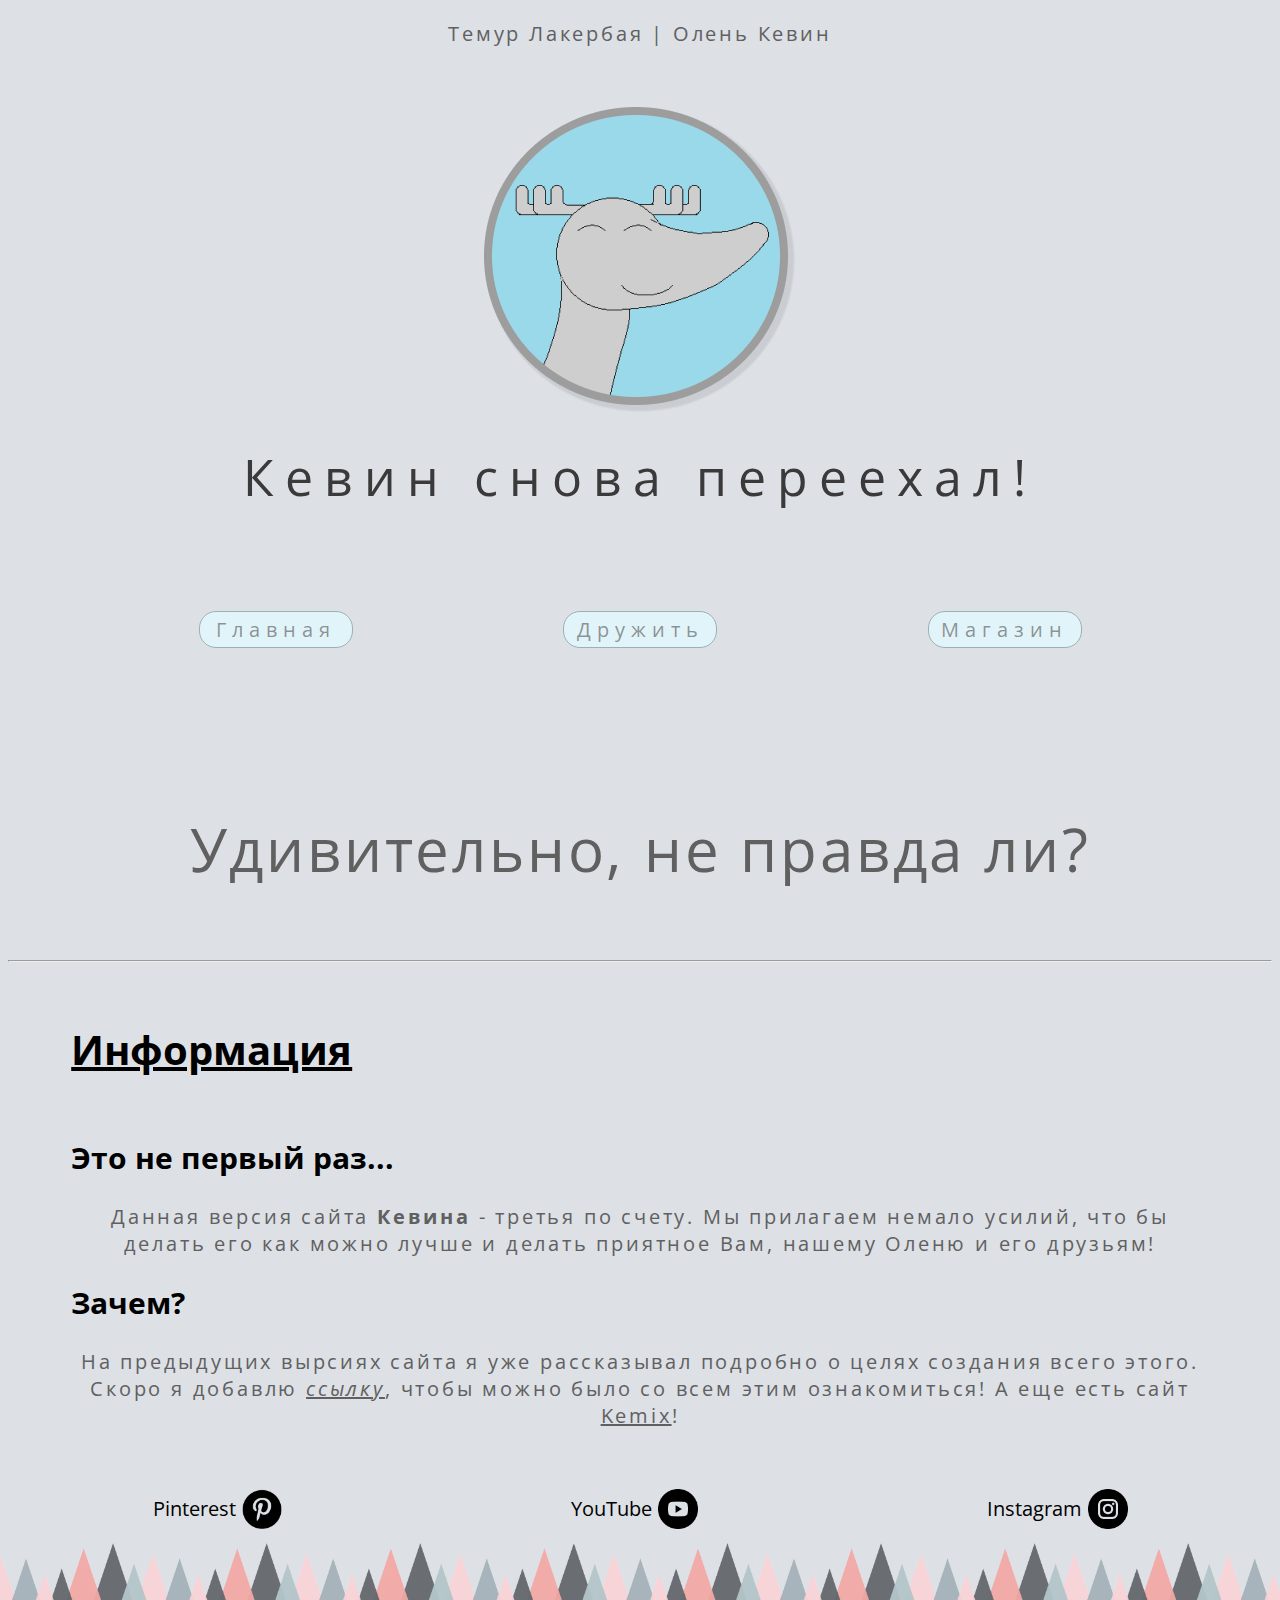
<file: index.html>
<!DOCTYPE html>
<html lang="en">
<head>
    <meta charset="UTF-8">
    <meta http-equiv="X-UA-Compatible" content="IE=edge">
    <meta name="viewport" content="width=device-width, initial-scale=1.0">
    <title>Кевин 3</title>
    <link rel="icon" href="./images/favicon.ico" type="image/x-icon">
    <link rel="stylesheet" href="./styles/indexstyle.css">
    <link rel="preconnect" href="https://fonts.googleapis.com">
    <link rel="preconnect" href="https://fonts.gstatic.com" crossorigin>
    <link href="https://fonts.googleapis.com/css2?family=Open+Sans:ital,wght@0,400;0,500;0,600;0,700;1,300;1,400;1,500;1,600;1,700;1,800&display=swap" rel="stylesheet">
    <style>
        @media only screen and (max-width: 500px) {
            footer {
                flex-direction: column;
                align-items: flex-end;
                gap: 0.5rem;
            }
        }
    </style>
</head>
    <body>
        
        <p>Темур Лакербая | Олень Кевин</p>

        
        <div class="main">
            <img src="./images/logo.png" alt="logo">
            
            <span>Кевин снова переехал!</span>
        </div>

        <nav>
            <ul>
                <li><a href="./main.html">Главная</a></li>
                <li><a href="./connect_us.html">Дружить</a></li>
                <li><a href="./shop.html">Магазин</a></li>
            </ul>
        </nav>

        <div class="running-line">
            <p>Удивительно, не правда ли?</p>
        </div>

        <hr>

        <div class="infoblock">
            <h1>Информация</h1>

            <h2>
                Это не первый раз...
            </h2>
            <p>
                Данная версия сайта <strong>Кевина</strong> - третья по счету. Мы прилагаем немало усилий, что бы 
                делать его как можно лучше и делать приятное Вам, нашему Оленю и его друзьям!
            </p>

            <h2>Зачем?</h2>

            <p>На предыдущих вырсиях сайта я уже рассказывал подробно о целях создания всего этого. Скоро я добавлю <a href="../КЕВИН 2.0/index.html"><em>ссылку</em></a>, чтобы можно было со всем этим ознакомиться!
                А еще есть сайт <a href="./new site/index.html">Kemix</a>!
            </p>
        </div>

        <footer>
            <div>
                <label for="pint">Pinterest</label>
                <img src="./images/media/pinterest.png" alt="" id="pint">
            </div>
            <div>
                <label for="yT">YouTube</label>
                <img src="./images/media/youtube.png" alt="" id="yT">
            </div>
            <div>
                <label for="inst">Instagram</label>
                <img src="./images/media/instagram.png" alt="" id="inst">
            </div>
        </footer>
    </body>
</html>
</file>
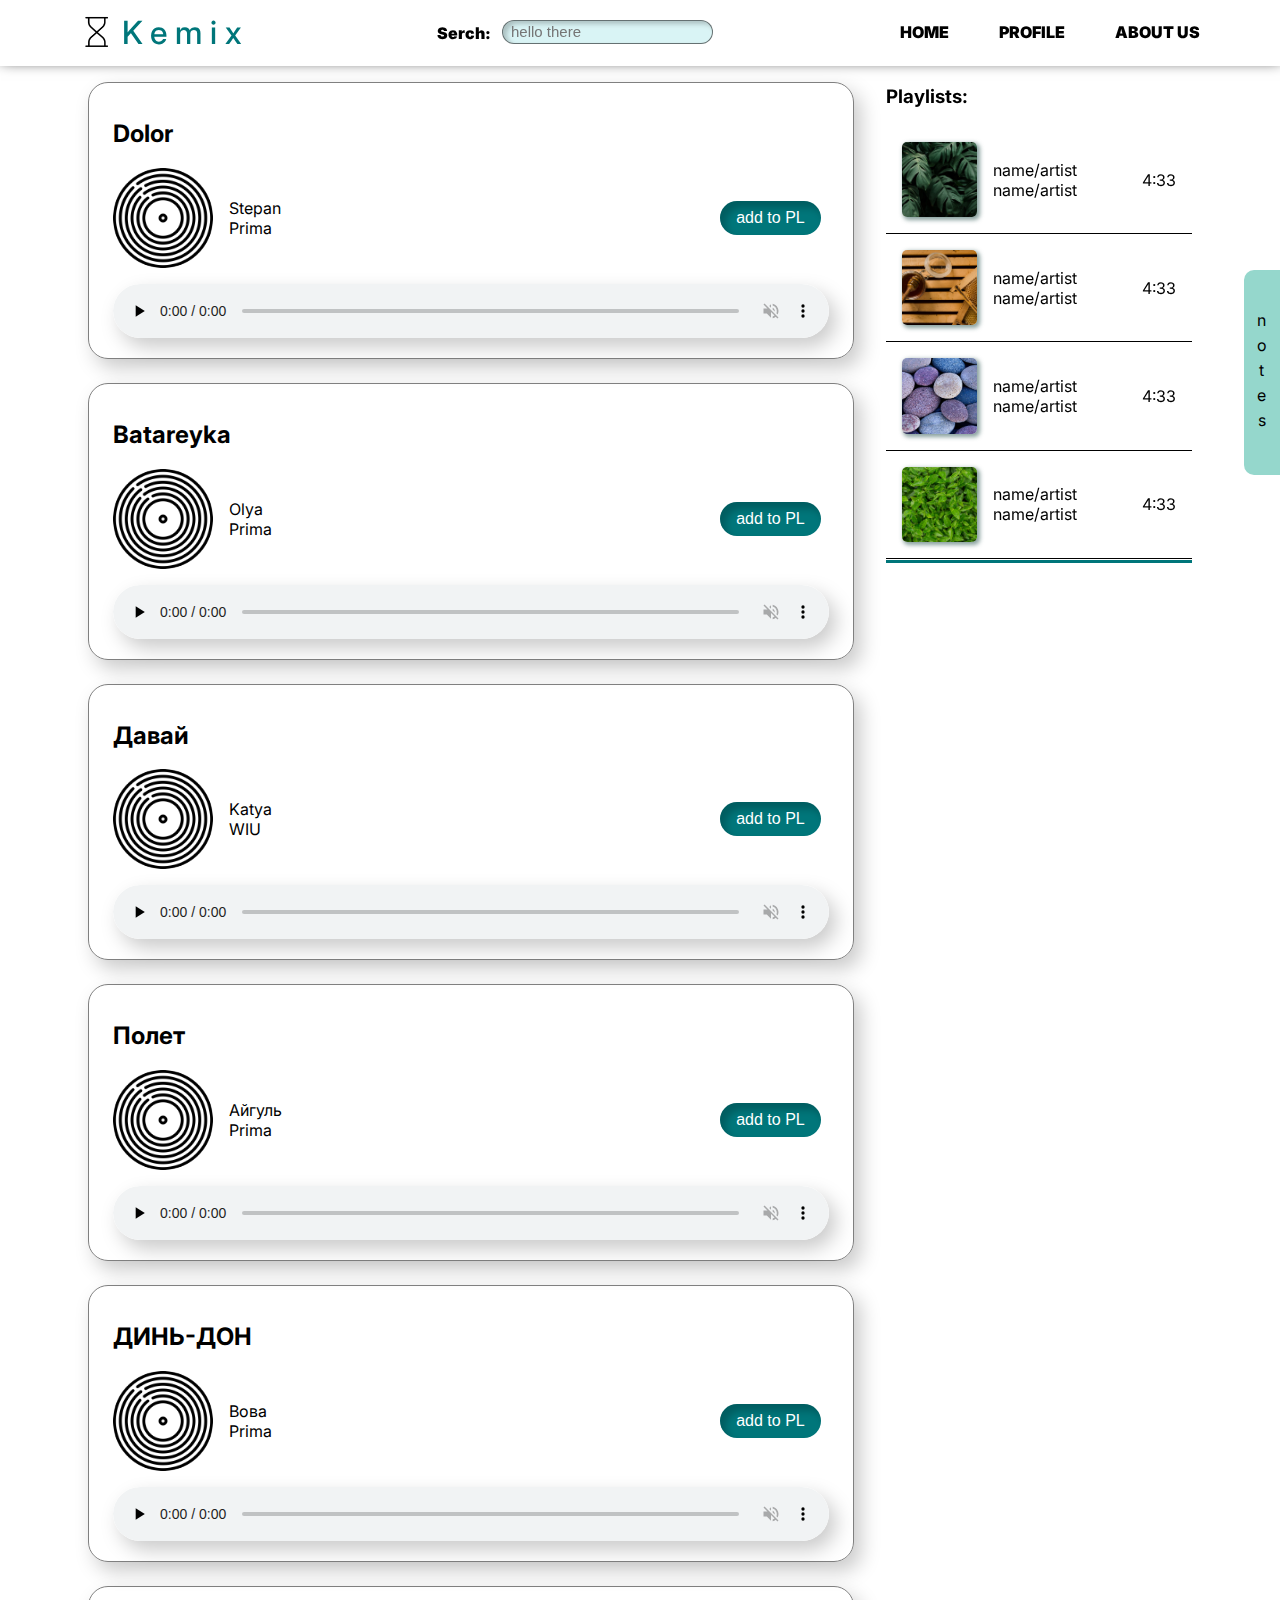
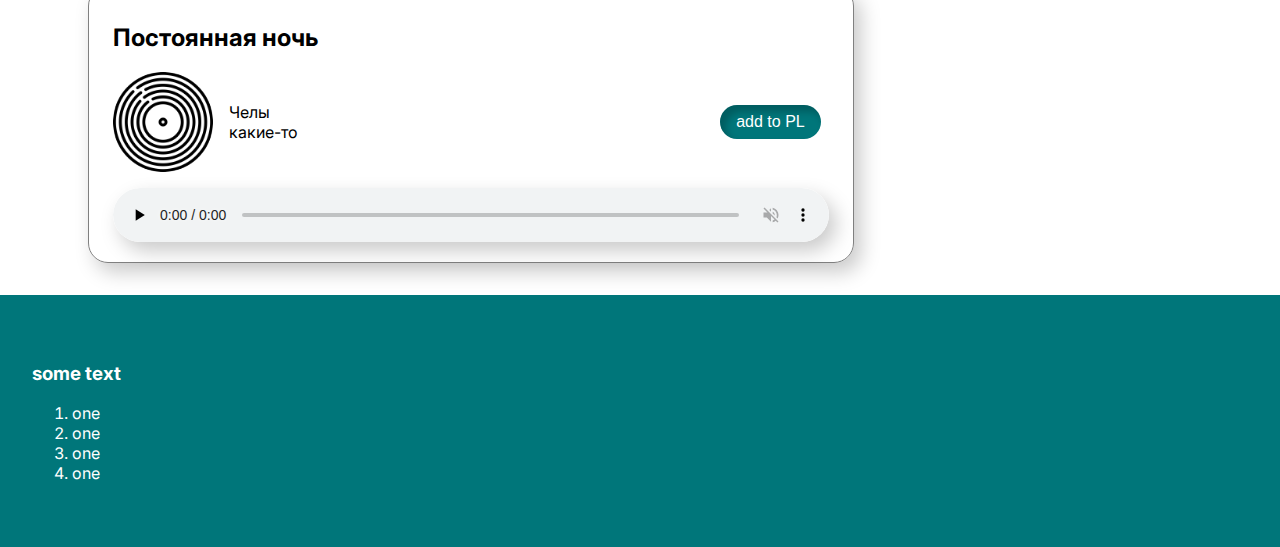
<file: new site/index.html>
<!DOCTYPE html>
<html lang="en">
<head>
    <meta charset="UTF-8">
    <meta http-equiv="X-UA-Compatible" content="IE=edge">
    <meta name="viewport" content="width=device-width, initial-scale=1.0">
    <title>Kemix</title>
    <link rel="stylesheet" href="./styles/main.css">
    <link rel="stylesheet" href="./styles/note.css">
    <link rel="preconnect" href="https://fonts.googleapis.com">
    <link rel="preconnect" href="https://fonts.gstatic.com" crossorigin>
    <link href="https://fonts.googleapis.com/css2?family=Inter:wght@100;200;300;400;500;600;700;800;900&display=swap" rel="stylesheet">
    <link rel="stylesheet" href="./styles/media.css">
    <link rel="stylesheet" href="./styles/mobile-menu.css">
</head>
<body>
    <header>
        <div style="display: flex;" id="logo">
            <img src="./img/sand-clock.png" class="logo" alt="Kemix-logo" >
            <a href="./index.html">
                <h1>Kemix</h1>
            </a>
        </div>
        <div class="serch">
            <label for="serch">Serch:</label>
            <input type="text" name="serch" id="serch" placeholder="hello there">
        </div>
        <ul class="nav-list">
            <a href="./index.html">
                <li>HOME</li>
            </a>
            <a href="./profile.html">
                <li>PROFILE</li>
            </a>
            <a href="./about.html">
                <li>ABOUT US</li>
            </a>
        </ul>
        <img src="./img/menu.png" class="menu-icon" alt="">
    </header>
    <div class="note-menu">
        <div class="note-pad">
            <textarea name="notes" id="notes" cols="30" rows="10" placeholder="This is some space for some things"></textarea>
        </div>
    </div>
   
    <main>

        <div class="container-general">
            <section class="song" id="Dolor">
                <h2>Dolor</h2>
                <div class="song-info">
                    
                    <span>
                        <img src="./img/lp.png" alt="">
                        Stepan<br>Prima
                    </span>
                </div>
                <audio src="./audio/Dolor (M7).mp3" controls muted preload="none"></audio>
            </section>
            <section class="song" id="Batareyka">
                <h2>Batareyka</h2>
                <div class="song-info">
                    
                    <span>
                        <img src="./img/lp.png" alt="">
                        Olya<br>Prima
                    </span>
                </div>
                <audio src="./audio/батарейка(M1).wav" controls muted preload="none"></audio>
            </section>
            <section class="song">
                <h2>Давай</h2>
                <div class="song-info">
                    
                    <span>
                        <img src="./img/lp.png" alt="">
                        Katya<br>WIU
                    </span>
                </div>
                <audio src="./audio/давай(M1).wav" controls muted preload="none"></audio>
            </section>
            <section class="song">
                <h2>Полет</h2>
                <div class="song-info">
                    
                    <span>
                        <img src="./img/lp.png" alt="">
                        Айгуль<br>Prima
                    </span>
                </div>
                <audio src="./audio/ПОЛЕТ(M1).wav" controls="controls" muted preload="none"></audio>
            </section>
            <section class="song">
                <h2>ДИНЬ-ДОН</h2>
                <div class="song-info">
                    
                    <span>
                        <img src="./img/lp.png" alt="">
                        Вова<br>Prima
                    </span>
                </div>
                <audio src="./audio/ДИНЬ-ДОН(M4).mp3" controls muted preload="none"></audio>
            </section>
            <section class="song" id="idk">
                <h2>Постоянная ночь</h2>
                <div class="song-info">
                    
                    <span>
                        <img src="./img/lp.png" alt="">
                        Челы<br>какие-то
                    </span>
                </div>
                <audio src="./audio/Постоянная ночь(M3).wav" controls muted preload="none"></audio>
            </section>
        </div>


        <div class="container-side">
            <h3>Playlists:</h3>

            <div class="playlist"> 
                <span>
                    <img src="./img/leaf.jpg" alt="">
                    name/artist <br>
                    name/artist
                </span>
                <p class="time">4:33</p>
            </div>

            <div class="playlist"> 
                <span>
                    <img src="./img/honey.jpg" alt="">
                    name/artist <br>
                    name/artist
                </span>
                <p class="time">4:33</p>
            </div>
            
            <div class="playlist"> 
                <span>
                    <img src="./img/stones.jpg" alt="">
                    name/artist <br>
                    name/artist
                </span>
                <p class="time">4:33</p>
            </div>
            
            <div class="playlist"> 
                <span>
                    <img src="./img/tea.jpg" alt="">
                    name/artist <br>
                    name/artist
                </span>
                <p class="time">4:33</p>
            </div>
            
        </div>
    </main>
    <footer>
        <h3>some text</h3>
        <ol>
            <li>one</li>
            <li>one</li>
            <li>one</li>
            <li>one</li>
        </ol>
    </footer>
    <script src="./scripts/notes.js"></script>
    <script src="./scripts/menu.js"></script>
    <script src="./scripts/script.js"></script>
    <script src="./scripts/btns.js"></script>
</body>
</html>
</file>
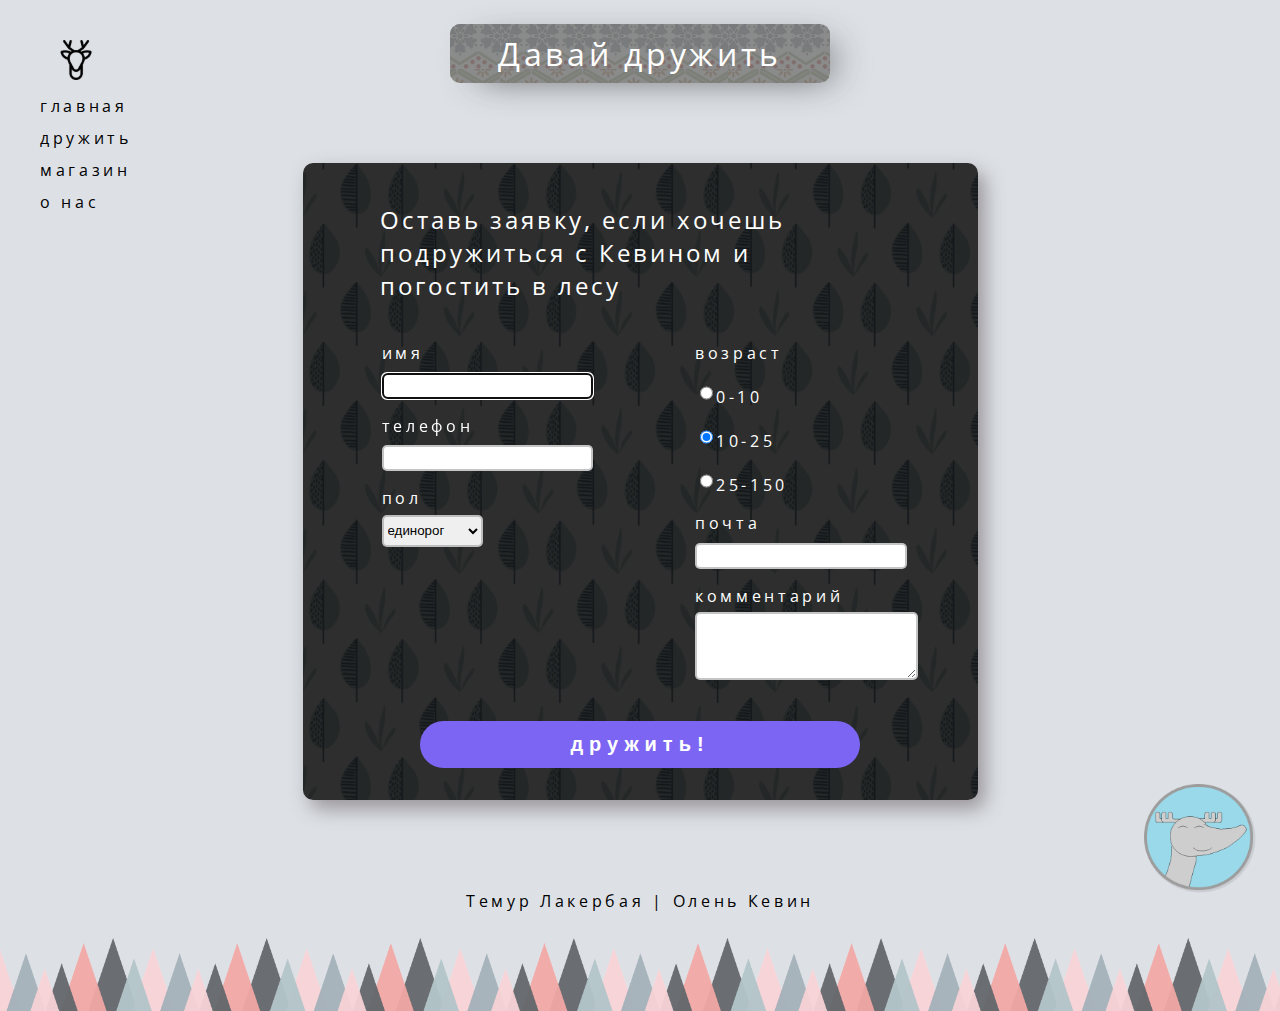
<file: connect_us.html>
<!DOCTYPE html>
<html lang="en">
<head>
    <meta charset="UTF-8">
    <meta http-equiv="X-UA-Compatible" content="IE=edge">
    <meta name="viewport" content="width=device-width, initial-scale=1.0">
    <title>Дружить</title>
    <link rel="icon" href="./images/favicon.ico" type="image/x-icon">
    <link rel="stylesheet" href="./styles/style.css">
    <link rel="stylesheet" href="./styles/fromstyle.css">
    <link rel="stylesheet" href="./styles/mediastyles.css">
    <link rel="preconnect" href="https://fonts.googleapis.com">
    <link rel="preconnect" href="https://fonts.gstatic.com" crossorigin>
    <link href="https://fonts.googleapis.com/css2?family=Open+Sans:ital,wght@0,400;0,500;0,600;0,700;1,300;1,400;1,500;1,600;1,700;1,800&display=swap" rel="stylesheet">
</head>
<body>
    <header>
       <nav>
        <ul>
            <li><img src="./images/deer.svg" alt="menu"></li>
            <li class="mooving"><a href="./main.html">главная</a></li>
            <li class="mooving"><a href="./connect_us.html">дружить</a></li>
            <li class="mooving"><a href="./shop.html">магазин</a></li>
            <li class="mooving"><a href="./index.html">о нас</a></li>
        </ul>
       </nav>

       <div class="headertext">
           <h1>Давай дружить</h1>
       </div>


       <div></div>
    </header>

    <div class="form">
        <form action=""  method="post">

            <div class="login-sign">
                <p>Оставь заявку, если хочешь подружиться с Кевином и погостить в лесу</p>
            </div>

            <div class="login-input">

                <div class="inputblock">

                    <div>
                        <label for="login-name">имя</label>
                        <input type="text" name="login-name" id="login-name" autofocus>
                    </div>

                    <div>
                        <label for="login-number">телефон</label>
                        <input type="tel" name="login-number" id="login-number">
                    </div>

                    <div>
                        <label for="login-gender">пол</label>
                        <select name="login-gender" id="login-gender">
                            <option value="male">парень</option>
                            <option value="female">девочка</option>
                            <option value="other">другое</option>
                            <option value="unicorn" selected>единорог</option>
                        </select>
                    </div>

                </div>

                <div class="inputblock">

                    <div>

                        <label>возраст</label>

                        <label for="age-small" class="age">
                            <input type="radio" name="login-age" id="age-small" value="0-10">0-10
                        </label>
                        <label for="age-medium" class="age">
                            <input type="radio" name="login-age" id="age-medium" value="10-25" checked>10-25
                        </label>
                        <label for="age-large" class="age">
                            <input type="radio" name="login-age" id="age-large" value="25-150">25-150
                        </label>

                    </div>
                
                    <div>
                        <label for="login-email">почта</label>
                        <input type="email" name="login-email" id="login-email">
                    </div>

                    <div>
                        <label for="login-comment">комментарий</label>
                        <textarea name="login-comment" id="login-comment" cols="25" rows="4"></textarea>
                    </div>

                </div>
            </div>
  
            <div class="button"><button>дружить!</button></div>
        
        </form>
    </div>

    <footer>
        <div class="footimg"><img src="./images/logo.png" alt="logo"></div>
        <p>Темур Лакербая | Олень Кевин</p>
    </footer>
    <script src="./scripts/loading.js"></script>
    <script src="./scripts/promt.js" ></script>
</body>
</html>
</file>
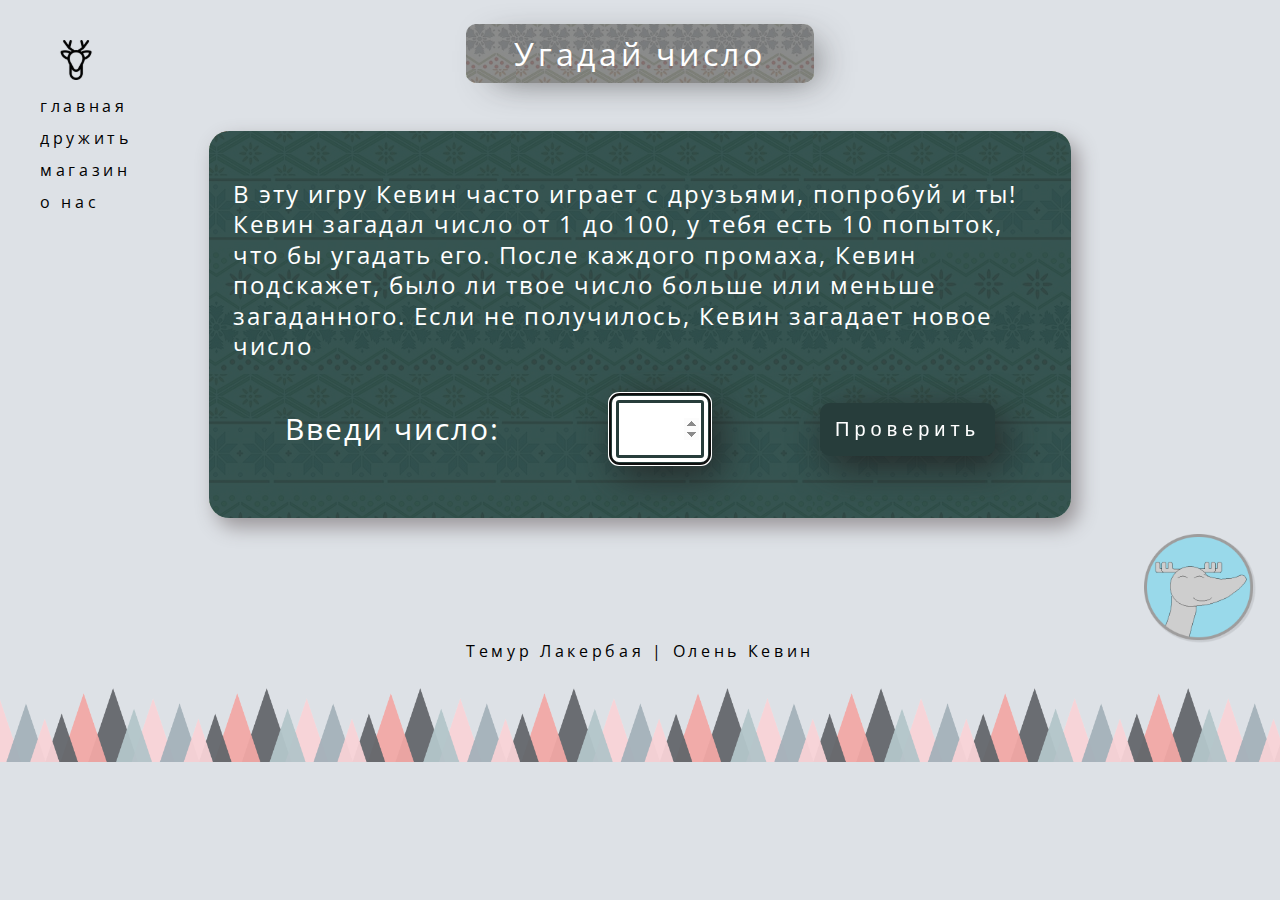
<file: game.html>
<!DOCTYPE html>
<html lang="en">
<head>
    <meta charset="UTF-8">
    <meta http-equiv="X-UA-Compatible" content="IE=edge">
    <meta name="viewport" content="width=device-width, initial-scale=1.0">
    <meta name="author" content="Temur Lakerbaya">
    <title>Главная</title>
    <link rel="icon" href="./images/favicon.ico" type="image/x-icon">
    <link rel="stylesheet" href="./styles/style.css">
    <link rel="stylesheet" href="./styles/game.css">
    <link rel="stylesheet" href="./styles/containerstyle.css">
    <link rel="stylesheet" href="./styles/mediastyles.css">
    <link rel="preconnect" href="https://fonts.googleapis.com">
    <link rel="preconnect" href="https://fonts.gstatic.com" crossorigin>
    <link href="https://fonts.googleapis.com/css2?family=Open+Sans:ital,wght@0,400;0,500;0,600;0,700;1,300;1,400;1,500;1,600;1,700;1,800&display=swap" rel="stylesheet">
</head>
<body>
    <header>
        <nav>
             <ul>
                 <li><img src="./images/deer.svg" alt="menu"></li>
                 <li class="mooving"><a href="./main.html">главная</a></li>
                 <li class="mooving"><a href="./connect_us.html">дружить</a></li>
                 <li class="mooving"><a href="./shop.html">магазин</a></li>
                 <li class="mooving"><a href="./index.html">о нас</a></li>
             </ul>
        </nav>
 
        <div class="headertext">
            <h1>Угадай число</h1>
        </div>
    </header>

    <div class="gameBack">
        <div id="game">
            <p>В эту игру Кевин часто играет с друзьями, попробуй и ты! <br>
            Кевин загадал число от 1 до 100, у тебя есть 10 попыток, что бы угадать его. После каждого промаха, Кевин подскажет, было ли твое число больше или меньше загаданного. Если не получилось, Кевин загадает новое число</p>
            <div class="play-zone">
                <label for="guessField">Введи число: </label>
                <input type="number" id="guessField" name="guessField" autofocus min="1" max="100" required>
                <input type="button" value="Проверить" id="guessSumbit">
            </div>
            <p class="lastguesses"></p>
            <h3 class="result"></h3>
            <p class="lowOrHi"></p>
        </div>
    </div>


    <footer>
        <div class="footimg"><img src="./images/logo.png" alt="logo"></div>
        <p>Темур Лакербая | Олень Кевин</p>
    </footer>
    <script src="./scripts/loading.js"></script>
    <script src="scripts/game.js"></script>
</body>
</html>
</file>
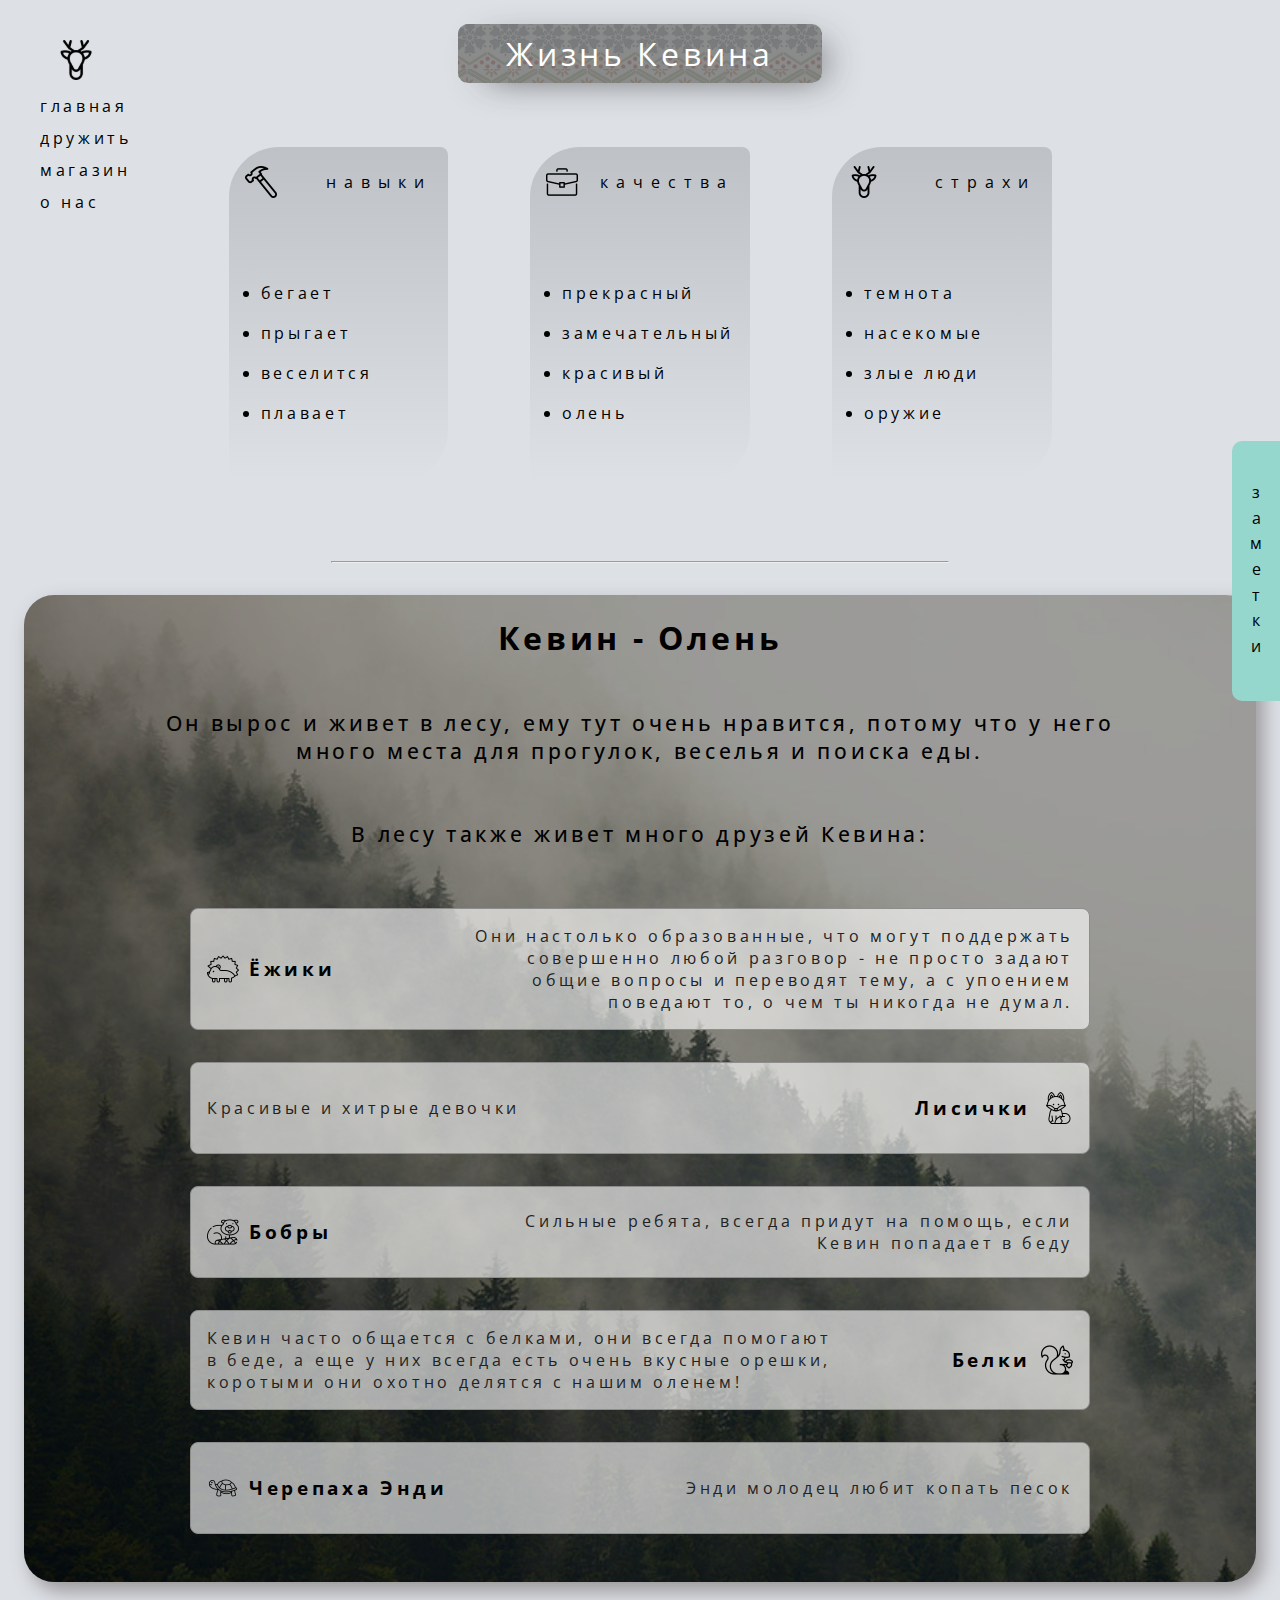
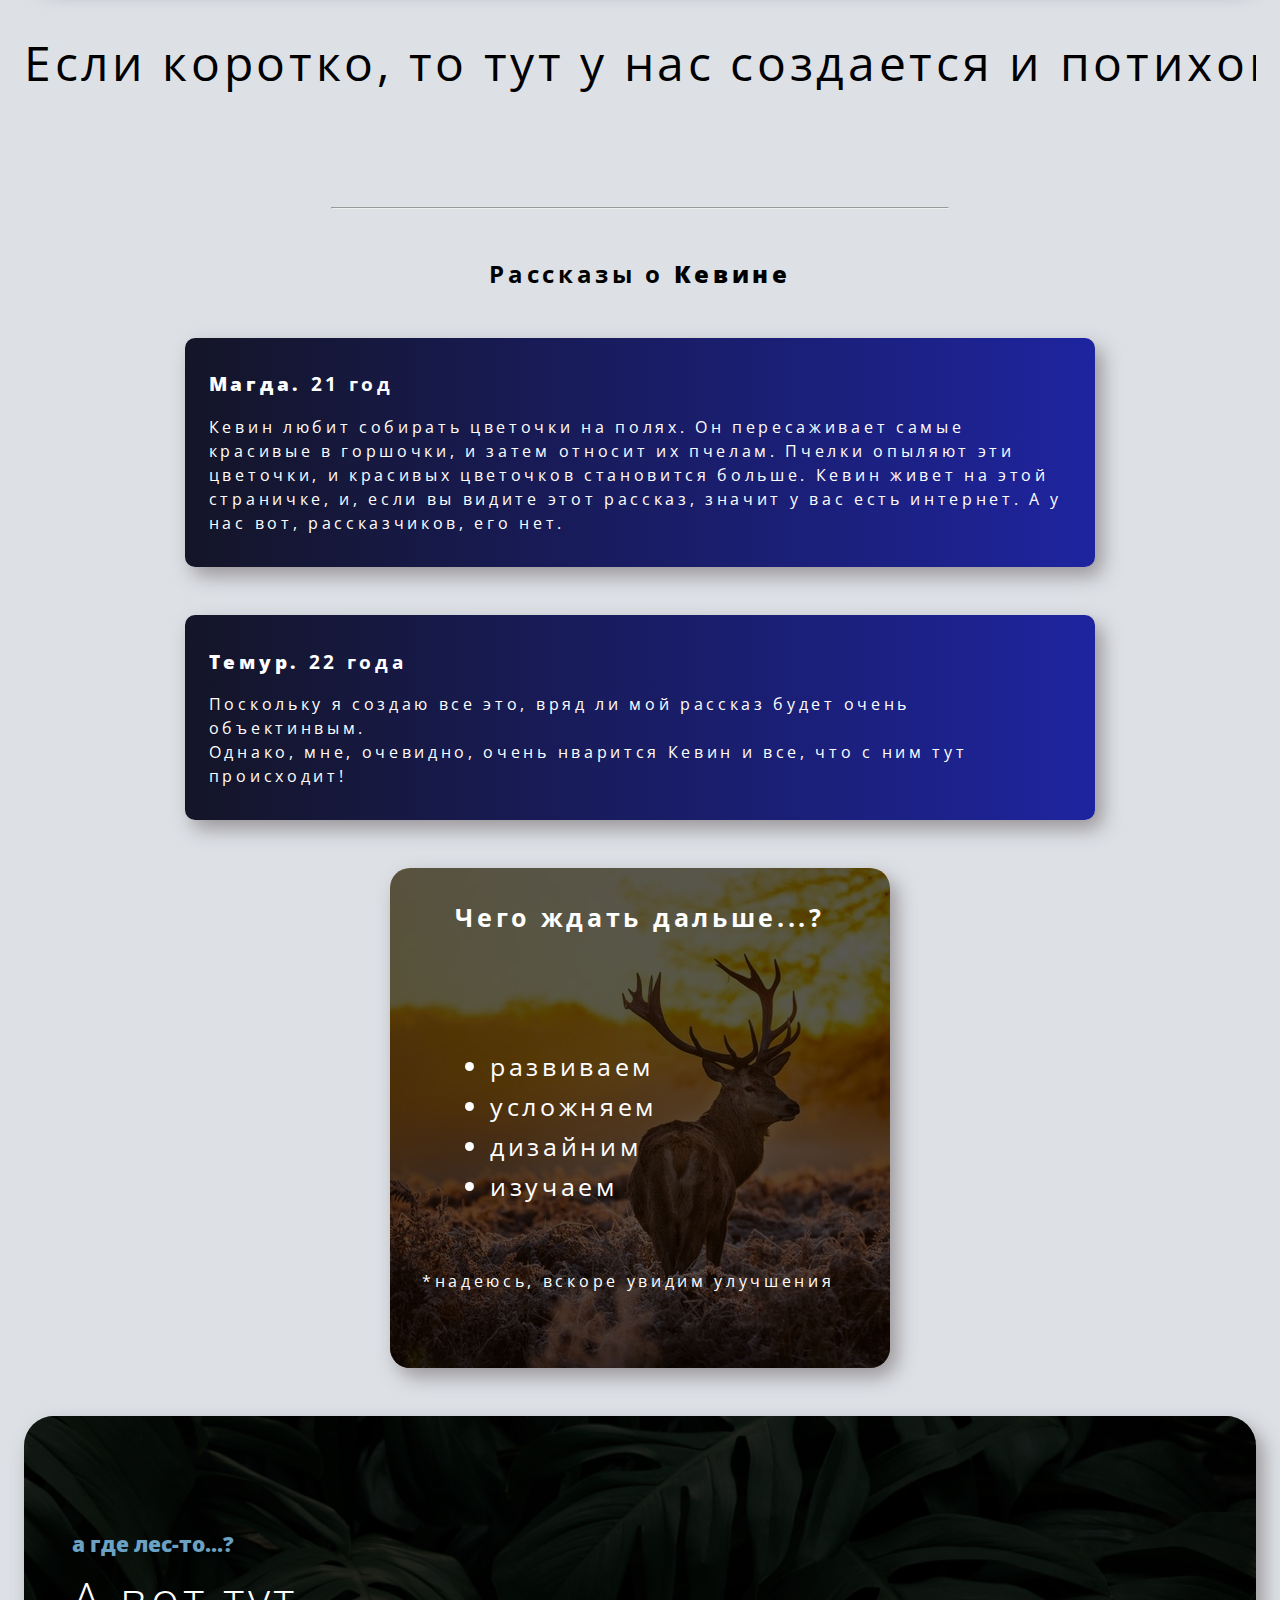
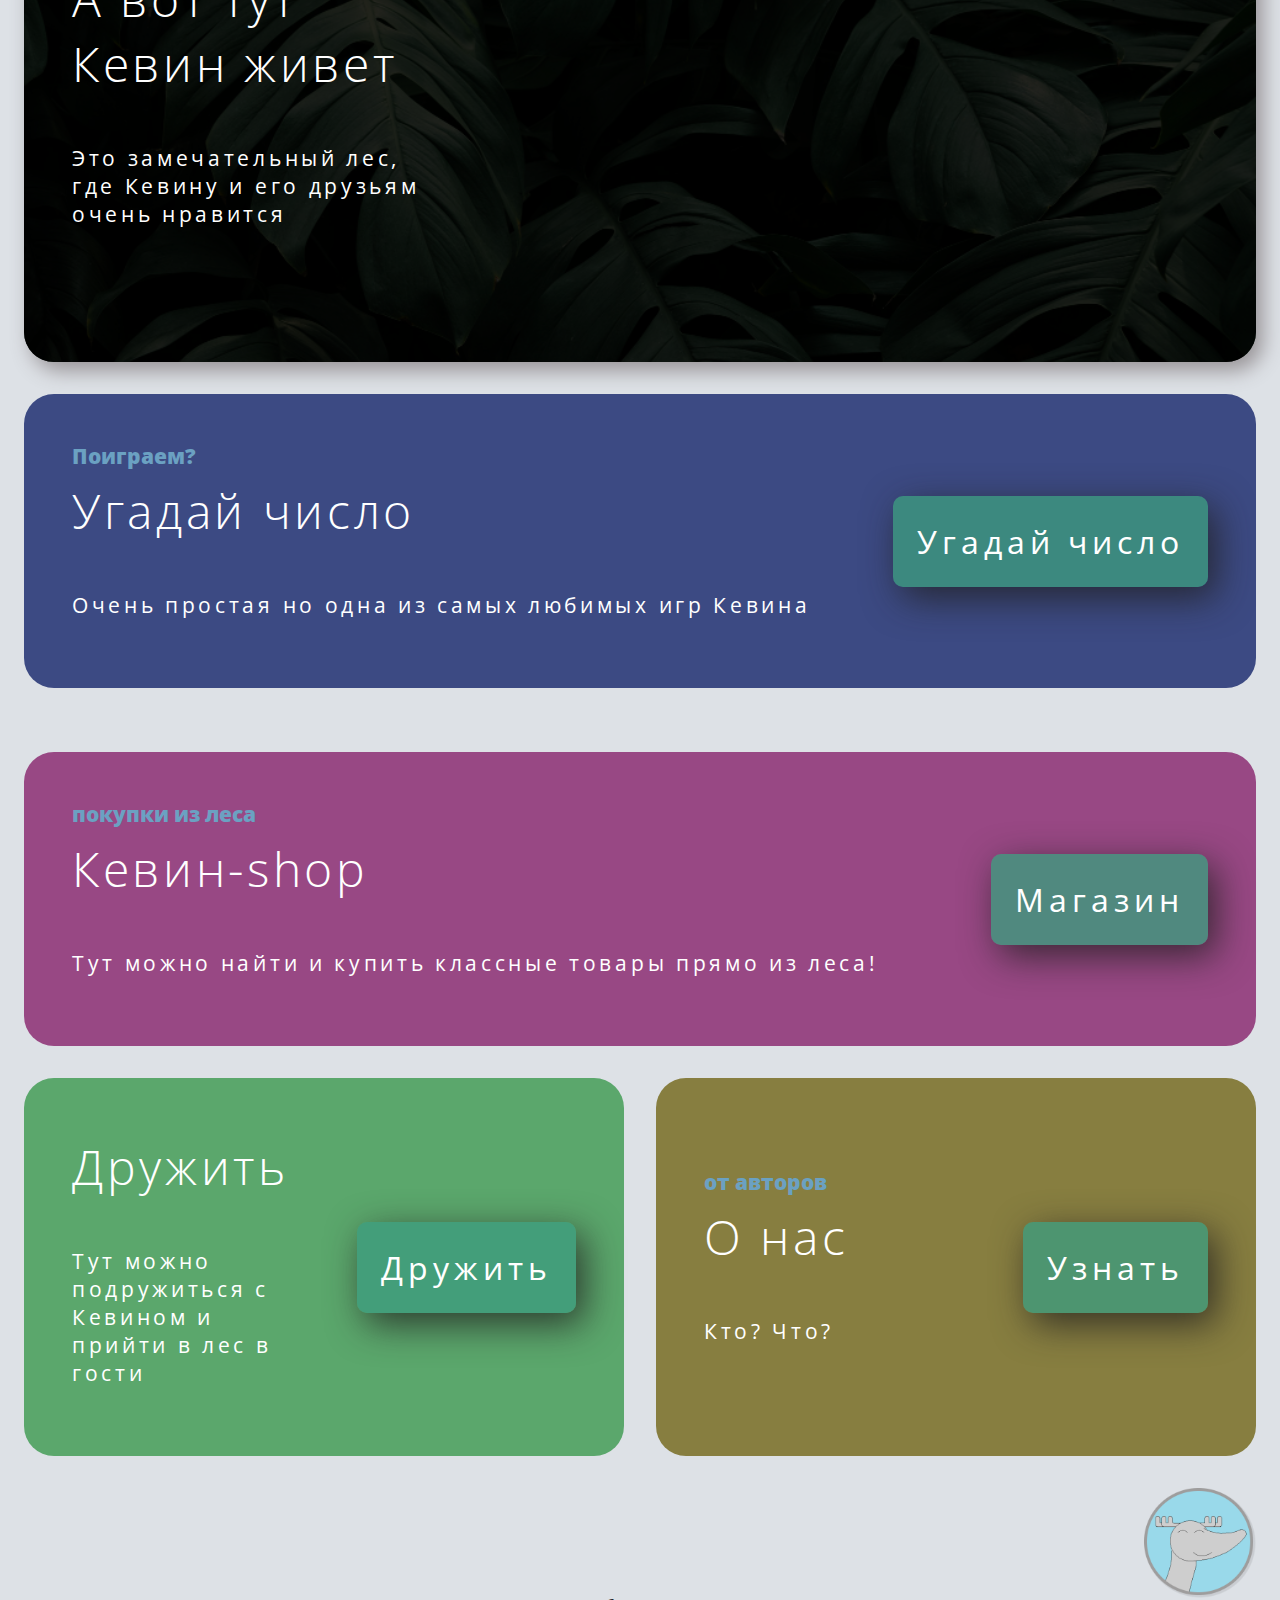
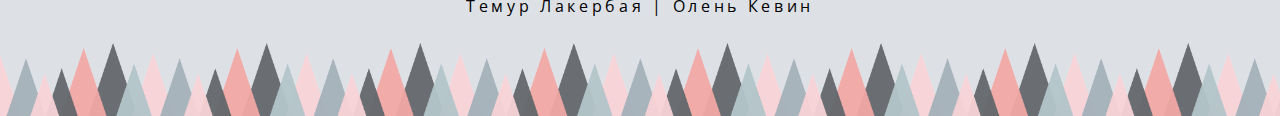
<file: main.html>
<!DOCTYPE html>
<html lang="RUS">
<head>
    <meta charset="UTF-8">
    <meta http-equiv="X-UA-Compatible" content="IE=edge">
    <meta name="viewport" content="width=device-width, initial-scale=1.0">
    <meta name="author" content="Temur Lakerbaya">
    <title>Главная</title>
    <link rel="icon" href="./images/favicon.ico" type="image/x-icon">
    <link rel="stylesheet" href="./styles/style.css">
    <link rel="stylesheet" href="./styles/tellsstyle.css">
    <link rel="stylesheet" href="./styles/containerstyle.css">
    <link rel="stylesheet" href="./styles/mediastyles.css">
    <link rel="preconnect" href="https://fonts.googleapis.com">
    <link rel="preconnect" href="https://fonts.gstatic.com" crossorigin>
    <link rel="stylesheet" href="./styles/note.css">
    <link href="https://fonts.googleapis.com/css2?family=Open+Sans:ital,wght@0,400;0,500;0,600;0,700;1,300;1,400;1,500;1,600;1,700;1,800&display=swap" rel="stylesheet">
</head>
<body>
   

    <header>
       <nav>
            <ul>
                <li><img src="./images/deer.svg" alt="menu" class="darkSwitch"></li>
                <li class="mooving"><a href="./main.html">главная</a></li>
                <li class="mooving"><a href="./connect_us.html">дружить</a></li>
                <li class="mooving"><a href="./shop.html">магазин</a></li>
                <li class="mooving"><a href="./index.html">о нас</a></li>
            </ul>
       </nav>

        <div class="headertext">
            <h1>Жизнь Кевина</h1>
        </div>

    </header>

    <div class="cardsblockbox">
       <div class="cardsblock">
        <div class="card" id="case">
            <div class="card-head">
                <img src="./images/case.svg" alt="case">
                <span>качества</span>
            </div>
            <ul>
                <li>прекрасный</li>
                <li>замечательный</li>
                <li>красивый</li>
                <li>олень</li>
            </ul>
        </div>
        <div class="card" id="hammer">
            <div class="card-head">
                <img src="./images/hammer.svg" alt="hammer">
                <span>навыки</span>
            </div>
            <ul>
                <li>бегает</li>
                <li>прыгает</li>
                <li>веселится</li>
                <li>плавает</li>
            </ul>
        </div>
        <div class="card" id="fears">
            <div class="card-head">
                <img src="./images/deer.svg" alt="deer">
                <span>страхи</span>
            </div>
            <ul>
                <li>темнота</li>
                <li>насекомые</li>
                <li>злые люди</li>
                <li>оружие</li>
            </ul>
        </div>
       </div>
    </div>

    <hr>

    <div class="note-menu">
        <div class="note-pad">
            <textarea name="notes" id="notes" cols="30" rows="10" placeholder="Тут можно написать разные мысли и чувства. Мы сохраним их в этом окне для вас"></textarea>
        </div>
    </div>

    <div class="oneback">

        <div class="subtittle">
            <h1>Кевин - Олень</h1>
            <h4>Он вырос и живет в лесу, ему тут очень
                 нравится, потому что у него много места для прогулок, веселья и поиска еды.
            </h4>
            <h4>В лесу также живет много друзей Кевина:</h4>
        </div>
        
        <div class="friendsblockbox">
           <div class="friendsblock">
            <div class="friend">
                <div class="friendhead">
                    <img src="./images/ezik.svg" alt="ezik icon">
                    <h3>Ёжики</h3>
                </div>
                <div class="friendtext a1">
                    <p>Они настолько образованные, что могут поддержать совершенно любой разговор - не просто задают общие вопросы и переводят тему, а с упоением поведают то, о чем ты никогда не думал.</p>
                </div>
            </div>
            <div class="friend">
                <div  class="friendtext">
                    <p>Красивые и хитрые девочки</p>
                </div>
                <div class="friendhead">
                    <h3>Лисички</h3>
                    <img src="./images/fox.svg" alt="fox icon">
        
                </div>
            </div>
            <div class="friend">
                <div class="friendhead">
                    <img src="./images/bober.svg" alt="bober icon">
                    <h3>Бобры</h3>
                </div>
                <div  class="friendtext a1">
                    <p>Сильные ребята, всегда придут на помощь, если Кевин попадает в беду</p>
                </div>
            </div>
            <div class="friend">
                <div  class="friendtext">
                    <p>Кевин часто общается с белками, они всегда помогают в беде, а еще у них всегда есть очень вкусные орешки, коротыми они охотно делятся с нашим оленем!</p>
                </div>
                <div class="friendhead">
                    <h3>Белки</h3>
                    <img src="./images/belka.svg" alt="belka icon">
        
                </div>
        
            </div>
            <div class="friend">
                <div class="friendhead">
                    <img src="./images/andy.svg" alt="andy icon">
                    <h3>Черепаха Энди</h3>
                </div>
                <div  class="friendtext a1">
                    <p>Энди молодец любит копать песок</p>
                </div>
            </div>
           </div>
        </div>

    </div>

    <div class="running-line">
        <p>Если коротко, то тут у нас создается и потихоньку развивается сайт о нашем <strong>Олене!</strong> В данный момент он дополняется всякими разными штуками</p>
    </div>

    <hr>

    <h2>Рассказы о <strong>Кевине</strong></h2>
 
    <div class="magda">
        <div class="magdatells" id="magda">
            <h3><strong>Магда.</strong> 21 год</h3>
            <p>Кевин любит собирать цветочки на полях. Он пересаживает самые красивые в горшочки, и затем относит их пчелам. Пчелки опыляют эти цветочки, и красивых цветочков становится больше. Кевин живет на этой страничке, и, если вы видите этот рассказ, значит у вас есть интернет. А у нас вот, рассказчиков, его нет.</p>
        </div>
        <div class="magdatells" id="temur">
            <h3><strong>Темур.</strong> 22 года</h3>
            <p>Поскольку я создаю все это, вряд ли мой рассказ будет очень объектинвым. <br>
            Однако, мне, очевидно, очень нварится Кевин и все, что с ним тут происходит!</p>
        </div>
        <div>
            <div class="backimage">
                <div class="imageback">
                    <h2>Чего ждать дальше...?</h2>
                    <ul>
                        <li>развиваем</li>
                        <li>усложняем</li>
                        <li>дизайним</li>
                        <li>изучаем</li>
                    </ul>
                    <p>*надеюсь, вскоре увидим улучшения</p>
                </div>
            </div>
        </div>
    </div>

    <div id="map-back">
        <article>
            <div class="content">
                <span>а где лес-то...?</span>
                <h3>А вот тут Кевин живет</h3>
                <p>Это замечательный лес,<br>
                     где Кевину и его друзьям очень нравится</p>
            </div>
        
            <iframe src="https://www.google.com/maps/embed?pb=!1m18!1m12!1m3!1d18721.12314286879!2d24.927577534582024!3d70.04520462936846!2m3!1f0!2f0!3f0!3m2!1i1024!2i768!4f13.1!3m3!1m2!1s0x45cecf0ce7fc06f5%3A0x643ff3585184c4f7!2zOTcwMCDQm9Cw0LrRgdGN0LvRjNCyLCDQndC-0YDQstC10LPQuNGP!5e0!3m2!1sru!2str!4v1668191717826!5m2!1sru!2str"
             width="600" height="450" style="border:0;" allowfullscreen=""  referrerpolicy="no-referrer-when-downgrade">
            </iframe>
        </article>
    </div>

    <section class="big-inline-blocks">
        <article class="game">
            <div class="content">
                <span>Поиграем?</span>
                <h3>Угадай число</h3>
                <p>Очень простая но одна из самых любимых игр Кевина</p>
            </div>
            <div class="button-link"><a href="./game.html">Угадай число</a></div>
        </article>
        <article class="shop">
            <div class="content">
                <span>покупки из леса</span>
                <h3>Кевин-shop</h3>
                <p>Тут можно найти и купить классные товары прямо из леса!</p>
            </div>
            <div class="button-link"><a href="./shop.html">Магазин</a></div>
        </article>
    </section>
    <section class="big-inline-blocks">
        <article class="friending">
            <div class="content">
                <span></span>
                <h3>Дружить</h3>
                <p>Тут можно подружиться с Кевином и прийти в лес в гости</p>
            </div>
            <div class="button-link"><a href="./connect_us.html">Дружить</a></div>
        </article>
        <article class="about">
            <div class="content">
                <span>от авторов</span>
                <h3>О нас</h3>
                <p>Кто? Что?</p>
            </div>
            <div class="button-link"><a href="./index.html">Узнать</a></div>
        </article>
    </section>

    <footer>
        <div class="footimg"><img src="./images/logo.png" alt="logo"></div>
        <p>Темур Лакербая | Олень Кевин</p>
    </footer>
    <script src="./scripts/loading.js"></script>
    <script src="./scripts/dark.js"></script>
    <script src="./scripts/notes.js"></script>
</body>
</html>
</file>
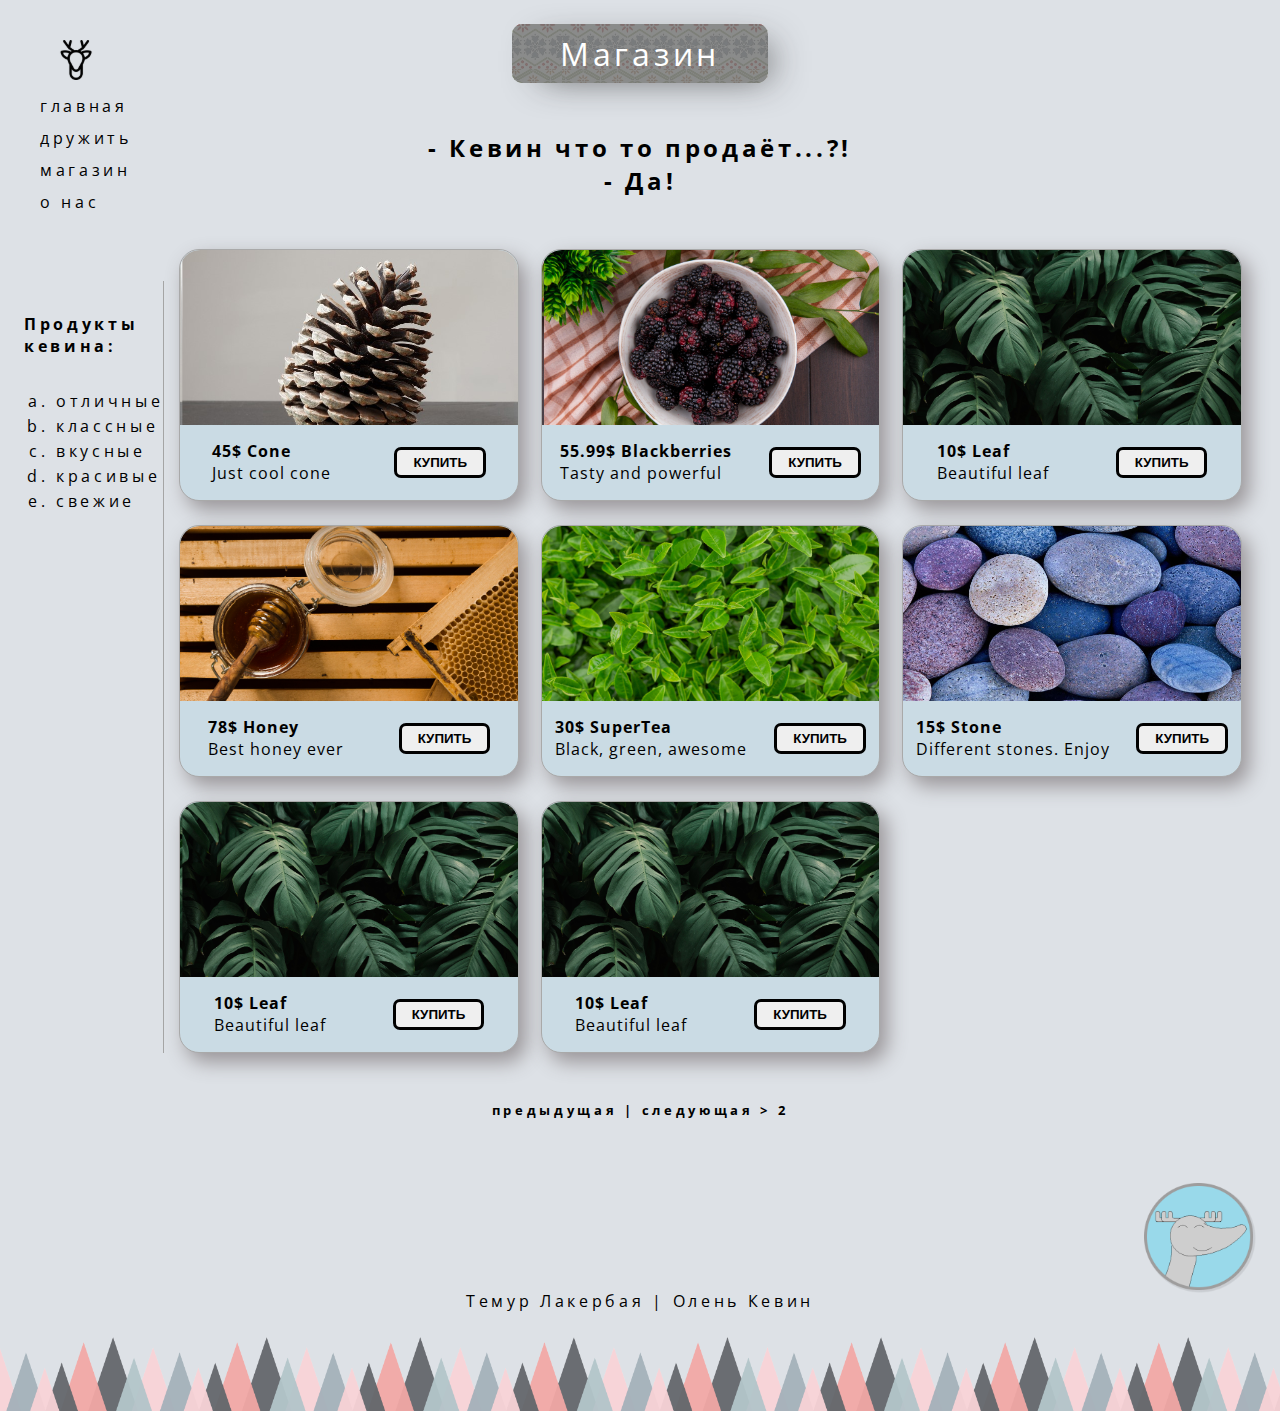
<file: shop.html>
<!DOCTYPE html>
<html lang="en">
<head>
    <meta charset="UTF-8">
    <meta http-equiv="X-UA-Compatible" content="IE=edge">
    <meta name="viewport" content="width=device-width, initial-scale=1.0">
    <title>Магазин</title>
    <link rel="icon" href="./images/favicon.ico" type="image/x-icon">
    <link rel="stylesheet" href="./styles/style.css">
    <link rel="stylesheet" href="./styles/shop.css">
    <link rel="stylesheet" href="./styles/mediastyles.css">
    <link rel="preconnect" href="https://fonts.googleapis.com">
    <link rel="preconnect" href="https://fonts.gstatic.com" crossorigin>
    <link href="https://fonts.googleapis.com/css2?family=Open+Sans:ital,wght@0,400;0,500;0,600;0,700;1,300;1,400;1,500;1,600;1,700;1,800&display=swap" rel="stylesheet">
</head>
<body>
    <header>
        <nav>
             <ul>
                <li><img src="./images/deer.svg" alt="menu"></li>
                <li class="mooving"><a href="./main.html">главная</a></li>
                <li class="mooving"><a href="./connect_us.html">дружить</a></li>
                <li class="mooving"><a href="./shop.html">магазин</a></li>
                <li class="mooving"><a href="./index.html">о нас</a></li>
             </ul>
        </nav>
 
        <div class="headertext">
             <h1>Магазин</h1>
        </div>
 
    </header>

    <h2> - Кевин что то продаёт...?! <br> - Да! </h2>
    
    
    <main>
        <div class="side-menu">
            <strong>
                Продукты кевина:
            </strong>

            <ul>
                <li>отличные</li>
                <li>классные</li>
                <li>вкусные</li>
                <li>красивые</li>
                <li>свежие</li>
            </ul>
        </div>
        <div  class="shop">

            <div class="item-card">
                <div class="card-image" id="cone"></div>
                <div class="card-content">
                    <p><strong>45$ Cone</strong><br>Just cool cone</p>
                    <button>КУПИТЬ</button>
                </div>
            </div>



            <div class="item-card">
                <div class="card-image" id="blackbarries"></div>
                <div class="card-content">
                    <p><strong>55.99$ Blackberries</strong><br>Tasty and powerful</p>
                    <button>КУПИТЬ</button>
                </div>
            </div>


            <div class="item-card">
                <div class="card-image" id="leaf"></div>
                <div class="card-content">
                    <p><strong>10$ Leaf</strong><br>Beautiful leaf</p>
                    <button>КУПИТЬ</button>
                </div>
            </div>


            <div class="item-card">
                <div class="card-image" id="honey"></div>
                <div class="card-content">
                    <p><strong>78$ Honey</strong><br>Best honey ever</p>
                    <button>КУПИТЬ</button>
                </div>
            </div>


            <div class="item-card">
                <div class="card-image" id="tea"></div>
                <div class="card-content">
                    <p><strong>30$ SuperTea</strong><br>Black, green, awesome</p>
                    <button>КУПИТЬ</button>
                </div>
            </div>



            <div class="item-card">
                <div class="card-image" id="stones"></div>
                <div class="card-content">
                    <p><strong>15$ Stone</strong><br>Different stones. Enjoy</p>
                    <button>КУПИТЬ</button>
                </div>
            </div>


            <div class="item-card">
                <div class="card-image" id="leaf"></div>
                <div class="card-content">
                    <p><strong>10$ Leaf</strong><br>Beautiful leaf</p>
                    <button>КУПИТЬ</button>
                </div>
            </div>

            <div class="item-card">
                <div class="card-image" id="leaf"></div>
                <div class="card-content">
                    <p><strong>10$ Leaf</strong><br>Beautiful leaf</p>
                    <button>КУПИТЬ</button>
                </div>
            </div>
        </div>



    </main>


    <h5><a href="">предыдущая</a> | <a href="./shop-pages/shop2.html">следующая > 2</a></h5>
    
    
    
    <footer>
    <div class="footimg"><img src="./images/logo.png" alt="logo"></div>
    <p>Темур Лакербая | Олень Кевин</p>
    </footer>
    
    
    <script src="./scripts/loading.js"></script>

    <script src="./scripts/alert.js"></script>
</body>



</html>
</file>
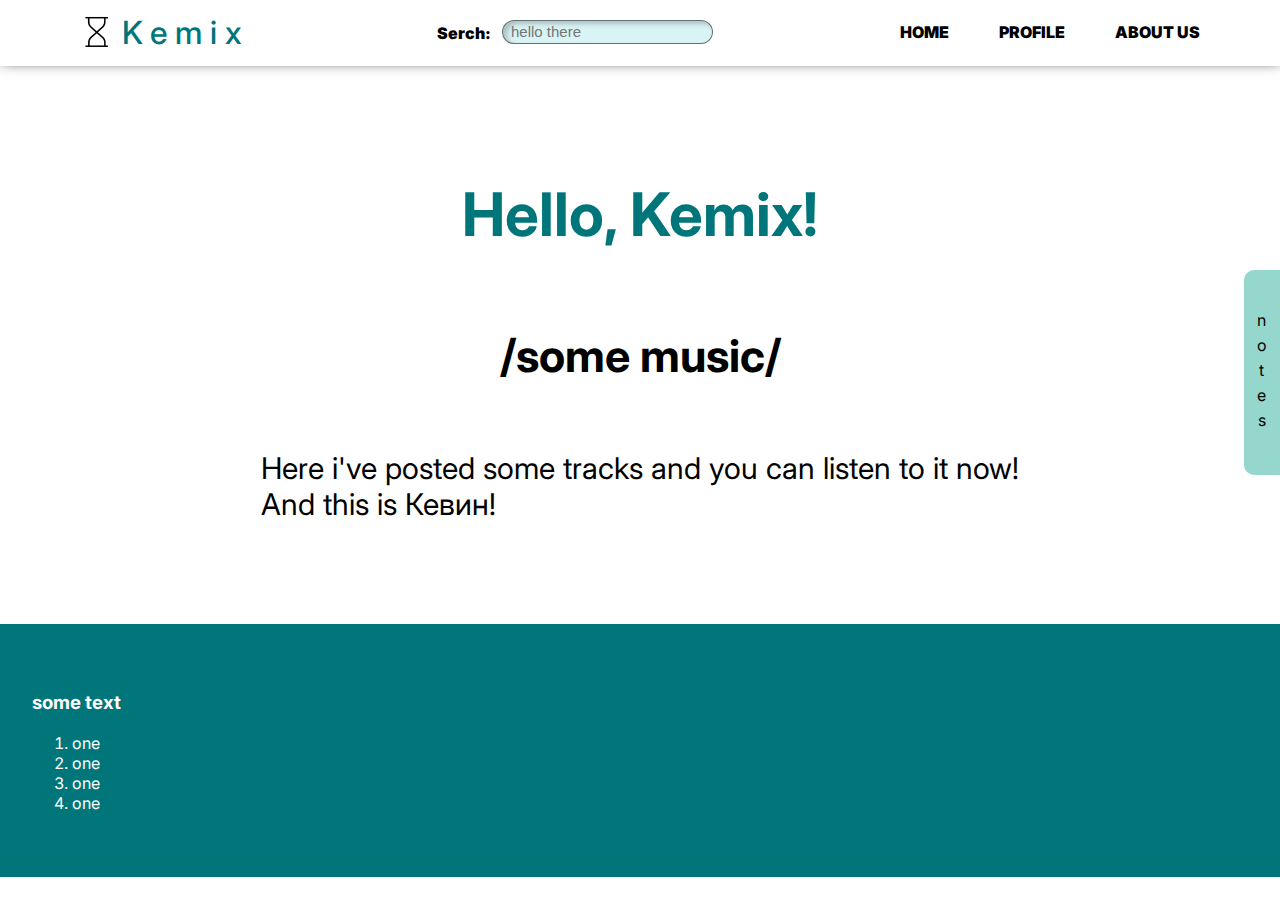
<file: new site/about.html>
<!DOCTYPE html>
<html lang="en">
<head>
    <meta charset="UTF-8">
    <meta http-equiv="X-UA-Compatible" content="IE=edge">
    <meta name="viewport" content="width=device-width, initial-scale=1.0">
    <title>Kemix</title>
    <link rel="stylesheet" href="./styles/about.css">
    <link rel="stylesheet" href="./styles/main.css">
    <link rel="stylesheet" href="./styles/note.css">
    <link rel="preconnect" href="https://fonts.googleapis.com">
    <link rel="preconnect" href="https://fonts.gstatic.com" crossorigin>
    <link href="https://fonts.googleapis.com/css2?family=Inter:wght@100;200;300;400;500;600;700;800;900&display=swap" rel="stylesheet">
    <link rel="stylesheet" href="./styles/media.css">
    <link rel="stylesheet" href="./styles/mobile-menu.css">
</head>
<body>
    <header>
        <div style="display: flex;" id="logo">
            <img src="./img/sand-clock.png" class="logo" alt="Kemix-logo" >
            <a href="./index.html">
                <h1>Kemix</h1>
            </a>
        </div>
        <div class="serch">
            <label for="serch">Serch:</label>
            <input type="text" name="serch" id="serch" placeholder="hello there">
        </div>
        <ul class="nav-list">
            <a href="./index.html">
                <li>HOME</li>
            </a>
            <a href="./profile.html">
                <li>PROFILE</li>
            </a>
            <a href="">
                <li>ABOUT US</li>
            </a>
        </ul>
        <img src="./img/menu.png" class="menu-icon" alt="">
    </header>
    <div class="note-menu">
        <div class="note-pad">
            <textarea name="notes" id="notes" cols="30" rows="10" placeholder="This is some space for some things"></textarea>
        </div>
    </div>

   <div class="about-main">
    <h1>Hello, Kemix!</h1>
    <h2>/some music/</h2>
    <p>Here i've posted some tracks and you can listen to it now! <br> And this is <a href="../index.html">Кевин</a>!</p>
   </div>

    <footer>
        <h3>some text</h3>
        <ol>
            <li>one</li>
            <li>one</li>
            <li>one</li>
            <li>one</li>
        </ol>
    </footer>
    <script src="./scripts/notes.js"></script>
    <script src="./scripts/menu.js"></script>
</body>
</html>
</file>
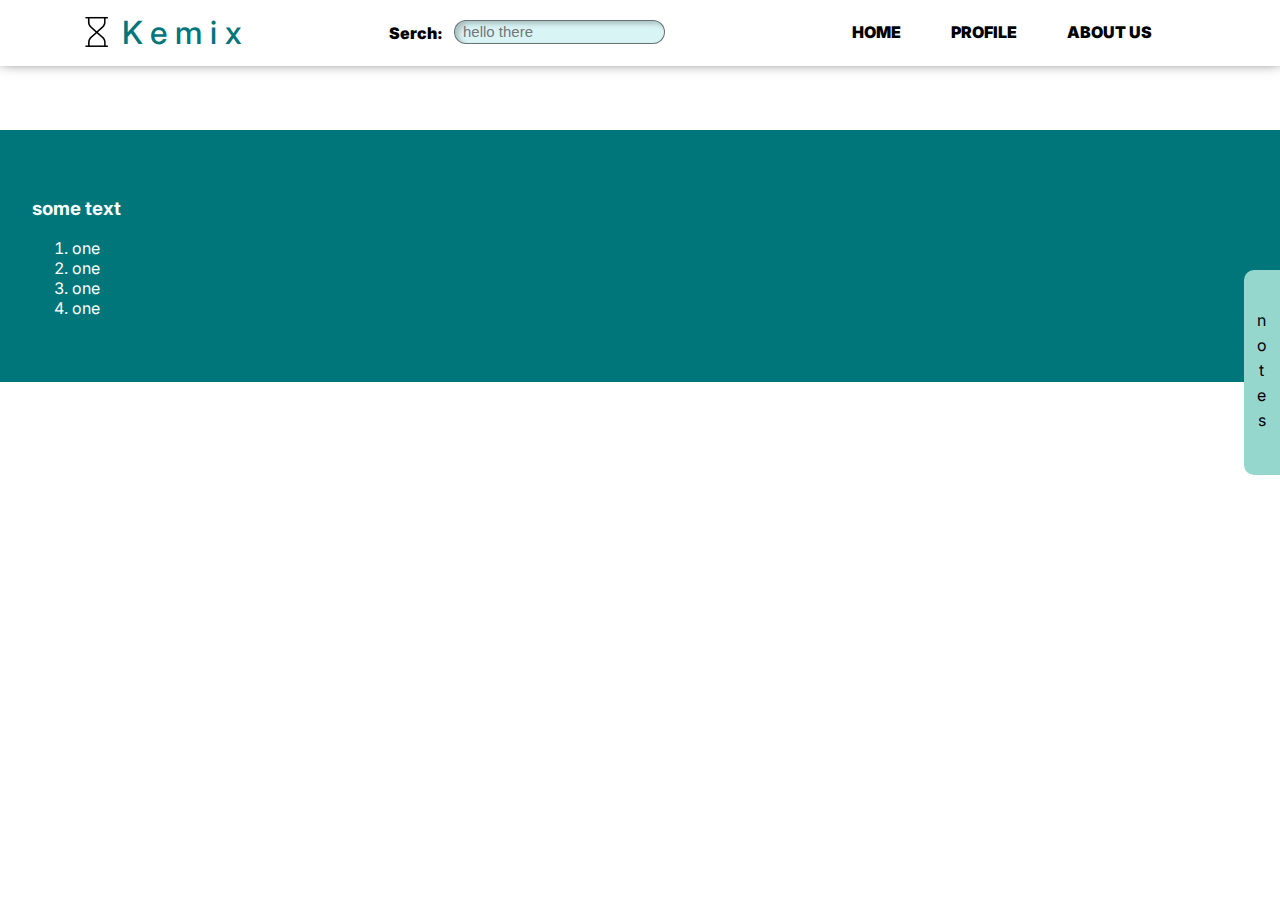
<file: new site/profile.html>
<!DOCTYPE html>
<html lang="en">
<head>
    <meta charset="UTF-8">
    <meta http-equiv="X-UA-Compatible" content="IE=edge">
    <meta name="viewport" content="width=device-width, initial-scale=1.0">
    <title>Kemix</title>
    <link rel="stylesheet" href="./styles/main.css">
    <link rel="stylesheet" href="./styles/note.css">
    <link rel="preconnect" href="https://fonts.googleapis.com">
    <link rel="preconnect" href="https://fonts.gstatic.com" crossorigin>
    <link href="https://fonts.googleapis.com/css2?family=Inter:wght@100;200;300;400;500;600;700;800;900&display=swap" rel="stylesheet">
    <link rel="stylesheet" href="./styles/mobile-menu.css">
    <link rel="stylesheet" href="./styles/profile.css">
    <link rel="stylesheet" href="./styles/media.css">
</head>
<body>
    <header>
        <div style="display: flex;" id="logo">
            <img src="./img/sand-clock.png" class="logo" alt="Kemix-logo" >
            <a href="./index.html">
                <h1>Kemix</h1>
            </a>
        </div>
        <div class="serch">
            <label for="serch">Serch:</label>
            <input type="text" name="serch" id="serch" placeholder="hello there">
        </div>
        <ul class="nav-list">
            <a href="./index.html">
                <li>HOME</li>
            </a>
            <a href="./profile.html">
                <li>PROFILE</li>
            </a>
            <a href="./about.html">
                <li>ABOUT US</li>
            </a>
        </ul>
        <img src="./img/menu.png" class="menu-icon" alt="">
    </header>
    <div class="note-menu">
        <div class="note-pad">
            <textarea name="notes" id="notes" cols="30" rows="10" placeholder="This is some space for some things"></textarea>
        </div>
    </div>

    <main>
        <ul class="play-list"></ul>

        <!-- <button id="clean">Delete All</button> -->
    </main>

    <footer>
        <h3>some text</h3>
        <ol>
            <li>one</li>
            <li>one</li>
            <li>one</li>
            <li>one</li>
        </ol>
    </footer>
    <script src="./scripts/notes.js"></script>
    <script src="./scripts/menu.js"></script>
    <script src="./scripts/profile.js"></script>
    <script src="./scripts/delBtn.js"></script>
</body>
</html>
</file>
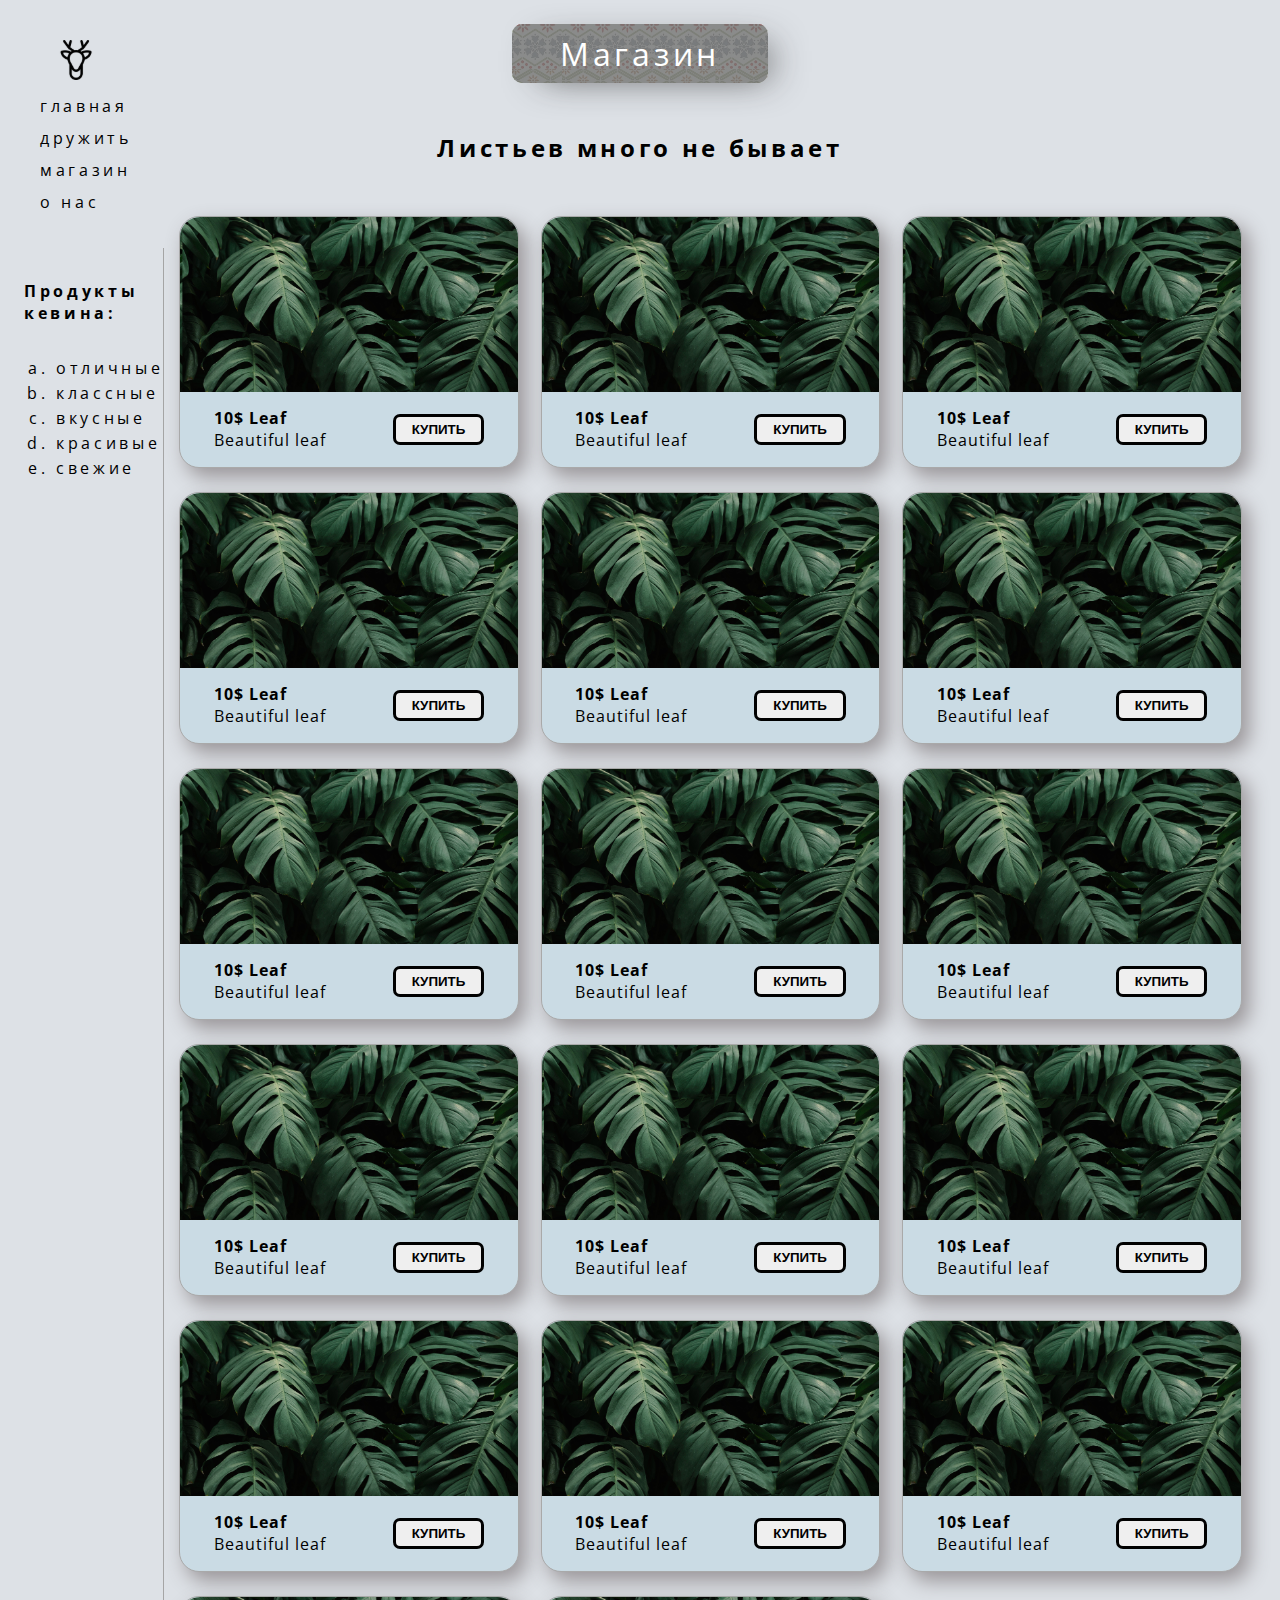
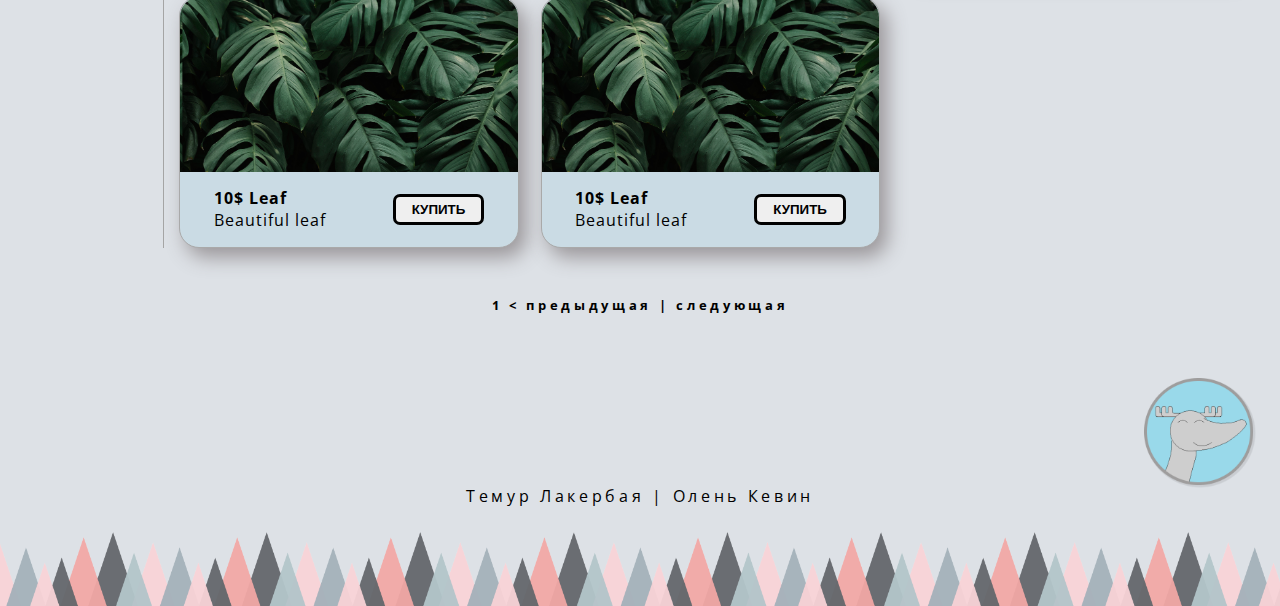
<file: shop-pages/shop2.html>
<!DOCTYPE html>
<html lang="en">
<head>
    <meta charset="UTF-8">
    <meta http-equiv="X-UA-Compatible" content="IE=edge">
    <meta name="viewport" content="width=device-width, initial-scale=1.0">
    <title>Главная</title>
    <link rel="icon" href="../images/favicon.ico" type="image/x-icon">
    <link rel="stylesheet" href="../styles/style.css">
    <link rel="stylesheet" href="../styles/shop.css">
    <link rel="stylesheet" href="../styles/mediastyles.css">
    <link rel="preconnect" href="https://fonts.googleapis.com">
    <link rel="preconnect" href="https://fonts.gstatic.com" crossorigin>
    <link href="https://fonts.googleapis.com/css2?family=Open+Sans:ital,wght@0,400;0,500;0,600;0,700;1,300;1,400;1,500;1,600;1,700;1,800&display=swap" rel="stylesheet">
</head>
<body>
    <header>
        <nav>
             <ul>
                <li><img src="../images/deer.svg" alt="menu"></li>
                <li class="mooving"><a href="../main.html">главная</a></li>
                <li class="mooving"><a href="../connect_us.html">дружить</a></li>
                <li class="mooving"><a href="../shop.html">магазин</a></li>
                <li class="mooving"><a href="../index.html">о нас</a></li>
             </ul>
        </nav>
 
        <div class="headertext">
             <h1>Магазин</h1>
        </div>
 
    </header>

    <h2>Листьев много не бывает</h2>
    
    
    <main>
        <div class="side-menu">
            <strong>
                Продукты кевина:
            </strong>

            <ul>
                <li>отличные</li>
                <li>классные</li>
                <li>вкусные</li>
                <li>красивые</li>
                <li>свежие</li>
            </ul>
        </div>
        <div  class="shop">

            
            <div class="item-card">
                <div class="card-image" id="leaf"></div>
                <div class="card-content">
                    <p><strong>10$ Leaf</strong><br>Beautiful leaf</p>
                    <button>КУПИТЬ</button>
                </div>
            </div>


            
            <div class="item-card">
                <div class="card-image" id="leaf"></div>
                <div class="card-content">
                    <p><strong>10$ Leaf</strong><br>Beautiful leaf</p>
                    <button>КУПИТЬ</button>
                </div>
            </div>

            <div class="item-card">
                <div class="card-image" id="leaf"></div>
                <div class="card-content">
                    <p><strong>10$ Leaf</strong><br>Beautiful leaf</p>
                    <button>КУПИТЬ</button>
                </div>
            </div>

            <div class="item-card">
                <div class="card-image" id="leaf"></div>
                <div class="card-content">
                    <p><strong>10$ Leaf</strong><br>Beautiful leaf</p>
                    <button>КУПИТЬ</button>
                </div>
            </div>

            <div class="item-card">
                <div class="card-image" id="leaf"></div>
                <div class="card-content">
                    <p><strong>10$ Leaf</strong><br>Beautiful leaf</p>
                    <button>КУПИТЬ</button>
                </div>
            </div>

            <div class="item-card">
                <div class="card-image" id="leaf"></div>
                <div class="card-content">
                    <p><strong>10$ Leaf</strong><br>Beautiful leaf</p>
                    <button>КУПИТЬ</button>
                </div>
            </div>

            <div class="item-card">
                <div class="card-image" id="leaf"></div>
                <div class="card-content">
                    <p><strong>10$ Leaf</strong><br>Beautiful leaf</p>
                    <button>КУПИТЬ</button>
                </div>
            </div>

            <div class="item-card">
                <div class="card-image" id="leaf"></div>
                <div class="card-content">
                    <p><strong>10$ Leaf</strong><br>Beautiful leaf</p>
                    <button>КУПИТЬ</button>
                </div>
            </div>

            <div class="item-card">
                <div class="card-image" id="leaf"></div>
                <div class="card-content">
                    <p><strong>10$ Leaf</strong><br>Beautiful leaf</p>
                    <button>КУПИТЬ</button>
                </div>
            </div>

            <div class="item-card">
                <div class="card-image" id="leaf"></div>
                <div class="card-content">
                    <p><strong>10$ Leaf</strong><br>Beautiful leaf</p>
                    <button>КУПИТЬ</button>
                </div>
            </div>

            <div class="item-card">
                <div class="card-image" id="leaf"></div>
                <div class="card-content">
                    <p><strong>10$ Leaf</strong><br>Beautiful leaf</p>
                    <button>КУПИТЬ</button>
                </div>
            </div>

            <div class="item-card">
                <div class="card-image" id="leaf"></div>
                <div class="card-content">
                    <p><strong>10$ Leaf</strong><br>Beautiful leaf</p>
                    <button>КУПИТЬ</button>
                </div>
            </div>

            <div class="item-card">
                <div class="card-image" id="leaf"></div>
                <div class="card-content">
                    <p><strong>10$ Leaf</strong><br>Beautiful leaf</p>
                    <button>КУПИТЬ</button>
                </div>
            </div>

            <div class="item-card">
                <div class="card-image" id="leaf"></div>
                <div class="card-content">
                    <p><strong>10$ Leaf</strong><br>Beautiful leaf</p>
                    <button>КУПИТЬ</button>
                </div>
            </div>

            <div class="item-card">
                <div class="card-image" id="leaf"></div>
                <div class="card-content">
                    <p><strong>10$ Leaf</strong><br>Beautiful leaf</p>
                    <button>КУПИТЬ</button>
                </div>
            </div>

            <div class="item-card">
                <div class="card-image" id="leaf"></div>
                <div class="card-content">
                    <p><strong>10$ Leaf</strong><br>Beautiful leaf</p>
                    <button>КУПИТЬ</button>
                </div>
            </div>

            <div class="item-card">
                <div class="card-image" id="leaf"></div>
                <div class="card-content">
                    <p><strong>10$ Leaf</strong><br>Beautiful leaf</p>
                    <button>КУПИТЬ</button>
                </div>
            </div>
        </div>



    </main>


    <h5><a href="../shop.html">1 < предыдущая</a> | <a href="">следующая</a></h5>
    
    
    
    
    
    
    
    <footer>
        <div class="footimg"><img src="../images/logo.png" alt="logo"></div>
        <p>Темур Лакербая | Олень Кевин</p>
    </footer>
</body>
</html>
</file>
<file: styles/indexstyle.css>
html {
    background-color: #65758C38;
    font-size: 20px;
    font-family: 'Open Sans', sans-serif;
    box-sizing: border-box;

    background-image: url(../images/montians-back-removebg-preview.png);
    background-repeat:repeat-x;
    background-position: bottom;
    background-size: 12%;

}

p a {
    text-decoration: underline;
}

p a:hover {
    text-decoration: none;
}

a {
    color: inherit;
    text-decoration: none;
    transition: all;
    transition-duration: .3s;
}

a:hover {
    color: #000;
    letter-spacing: 4px; 
}

p {
    text-align: center;
    color: #606060;
    letter-spacing: .14rem;
}

.main {
    display: flex;
    flex-direction: column;
    align-items: center;
    letter-spacing: 0.18em;
    position: relative;
}

img {
    margin-top: 2rem;
    margin-bottom: 1.5rem;
}

span {
    text-align: center;
    font-style: normal;
    font-weight: 400;
    font-size: 50px;
    letter-spacing: 0.22em;
    color: #3a3a3a;
}

nav ul {
    display: flex;
    justify-content: space-evenly;
    list-style: none;
    padding-left: 0;
    margin-block:5rem;
    flex-wrap: wrap;
    gap: 20px;
}

nav li {
    background: #E1F4FA;
    border-radius: 17px;
    padding: .2rem;
    min-width: 7.2rem;
    text-align: center;
    letter-spacing: 0.3em;
    color: #606060a7;
    border: 1px solid #99b2b2;
}

.running-line {
    overflow: hidden;
}

.running-line p {
    font-size: 300%;
    animation-duration: 19s;
    animation-name: slidein;
    animation-iteration-count: infinite;
    animation-timing-function: cubic-bezier(0.37, 0.36, 1, 1);
}

@keyframes slidein {
    from {
        margin-left: 90%;
        width: 100%;
    }

    to {
        margin-left: -57ch;
        width: 100%;
    }


}

.infoblock {
    width: 90%;
    margin: auto;
    margin-bottom: 7rem;
}

.infoblock h1 {
    margin-block: 3rem;
    text-decoration: underline;
}

footer img {
    width: 2rem;
    margin: 0;
}
footer {
    display: flex;
    position: relative;
    bottom: 4rem;
    align-items: center;
    justify-content: space-around;
}

footer div {
    display: flex;
    align-items: center;
    gap: 6px;
}
</file>
<file: new site/styles/main.css>
:root {
    --pri-color: #00767a;
}

html {
    margin-inline: 5rem;
    font-family: 'Inter', sans-serif;
    font-size: 16px;
}

a {
    color: inherit;
    text-decoration: none;
}

body {
    margin-top: 0;
    margin-bottom: 0;
}

header {
    background-color: white;
    display: flex;
    justify-content: space-between;
    align-items: center;
    gap: 1rem;
    border-bottom: 2px solid transparent;
    padding-inline: 5rem;
    margin-inline: -88px;
    box-shadow: 1px -6px 14px 0px black;
    overflow:hidden;
    font-weight: 900;
    height: 4rem;

    position: sticky;
    top: 0px;
    z-index: 3;

}

header input {
    transition: box-shadow .3s;
    border-radius: 14px;
    background-color: #00b7bd26;
    border: 1px solid rgba(0, 0, 0, 0.537);
    height: 1.3rem;
    padding-inline-start: 0.5rem;
    font-size: 15px;
    box-shadow: inset 4px 3px 5px 0px #00000036;

}

header input:focus {
    outline: none;
    box-shadow: inset 0px 0px 0px 1px #00000036;
}

header label {
    position: relative;
    top: 0.1rem;
    margin-inline-end: .5rem;
}

header img {
    width: 34px;
    height: 2rem;
    transition: all .7s;
}

header .logo:hover {
    rotate: 360deg;
}

.nav-list {
    list-style: none;
    display: flex;
    min-width: 300px;
    justify-content: space-between;
    padding-left: 0;
}

.nav-list li {
    transition: all .3s;
    font-weight: 900;
}

.menu-icon {
    display: none;
}

.nav-list li:hover {
    color: var(--pri-color);
}

#logo {
    align-items: center;
    gap: .5rem;
}

header h1 {
    margin: 0;
    font-weight: 500;
    color: var(--pri-color);
    letter-spacing: 8px;
}

/* ==================================================== */


main {
    display: grid;
    grid-template-columns: 2.5fr 1fr;
    height: 100%;
    gap: 2rem;
}

.container-general {
    margin-top: 1rem;
    display: grid;
    grid-template-columns: 1fr;
    gap: 1.5rem;
}

section {
    transition: all .3s;
    margin: 0;
    padding: 1rem 1.5rem;
    border-radius: 20px;
    border: 1px solid grey;
    box-shadow: 7px 9px 20px 0px #00000036;
}

section:hover {
    box-shadow: 20px 19px 20px 0px #00000036;
}

.song-info {
    display: flex;
    align-items: center;
    justify-content: space-between;
    flex-wrap: wrap;
    gap: 1rem;
}

.song-info img {
    width: 100px;
    height: 100px;
    border-radius: 3rem;
}

.song-info span {
    display: flex;
    align-items: center;
    gap: 1rem;
}

section audio {
    width: 100%;
    margin-block: 1rem 0;
    border-radius: 35px;
    box-shadow: 7px 9px 20px 0px #00000036;
}

button {
    transition: all .2s;
    padding: 0.5rem 1rem;
    border-radius: 21px;
    border: none;
    font-size: 16px;
    background-color: var(--pri-color);
    color: white;
    margin-inline-end: 0.5rem;
    box-shadow: inset 5px 6px 7px 1px #00000036;
}
button:hover {
    box-shadow: inset 5px 6px 7px 20px #0000004d;
}
button:disabled {
    background-color: #5a6b6c;
}

/* =================================================== */

.container-side {
    position: sticky;
    top: 66px;
    height: max-content;
    padding-block-end: .1rem;
    border-bottom: 3px solid var(--pri-color);
}

.playlist {
    display: flex;
    align-items: center;
    justify-content: space-between;
    gap: 1rem;
    padding: 1rem;
    /* padding-top: 0;
    margin: 0.5rem; */
    border-bottom: 1px solid;
    transition: all .3s;
}

.playlist:hover {
    background-color: #00767a63;
}

.playlist span {
    display: flex;
    align-items: center;
    gap: 1rem;
}
.playlist img {
    width: 75px;

    border-radius: 5px;
    box-shadow: 2px 2px 4px 1px #3a625e99;
}


/* ============================================== */

footer {
    background-color: var(--pri-color);
    color: white;
    padding: 3rem 2rem;
    margin-top: 2rem;
    margin-inline: -88px;
}
</file>
<file: new site/styles/note.css>
.note-menu {
    position: fixed;
    right: -300px;
    top: 30%;
    transition: right .7s;
    display: flex;
    z-index: 1;
}

.note-menu:hover {
    right: 1rem;
}

.note-pad {
    width: 300px;
    height: 265px;
}

.note-menu::before {
    content: 'notes';
    writing-mode: vertical-lr;
    text-orientation: upright;
    background-color: #95d7cc;
    padding: 0.5rem;
    border-top-left-radius: 10px;
    border-bottom-left-radius: 10px;
    text-align: center;
    height: 21%;
    letter-spacing: 5px;
}

#notes {
    border: none;
    width: 105%;
    height: 100%;
    resize: none;
    font-size: 1rem;
    font-weight: 100;
    letter-spacing: 2px;
    line-height: 2.5ch;
    outline: none;
    overflow-y:scroll;
    padding: 1rem;
    border-bottom-left-radius: 10px;
    box-sizing: border-box;
    background-color: #e7fbff;
}

#notes:active {
    border: none;
}
</file>
<file: new site/styles/media.css>
@media only screen and (max-width: 1320px) {
    main ul {
        grid-template-columns: 1fr 1fr;
    }
}

@media only screen and (max-width: 948px) {
    header input, header label{
        display: none;
    }

    main {
        grid-template-columns: 1fr;
    }

    main ul {
        grid-template-columns: 1fr;
    }

    main ul li {
        width: 100%;
    }

}

@media only screen and (max-width: 720px) {    
    html {
        margin-inline: 0;
    }

    body {
        margin: 0;
    }
    

    .nav-list {
        display: none;
    }

    .menu-icon {
        display: block;
    }

    header, footer {
        padding-inline: 10%;
        margin: 0;
    }

    article {
        margin: 0rem 1rem;
    }

    .container-general {
        grid-template-columns: 1fr;
    }

    .container-side h3 {
        margin-inline-start: 1rem;
    }

    footer {
        margin-top: 1rem;
    }

    .play-list li {
        width: max-content;
    }

}
</file>
<file: new site/styles/mobile-menu.css>
:root {
    --pri-color: #00767a;
}


.mobile-menu {
    width: 100%;
    /* position: absolute;
    top: -140px; */

    position: sticky;
    top: 64px;
    background-color: white;
    border-bottom: 4px solid var(--pri-color);
    z-index: 2;
    transition: all .6s;
}

.mobile-menu ul {
    list-style: none;
    display: flex;
    font-weight: 800;
    font-size: 1.4rem;
    padding-inline: 4rem;
    flex-direction: column;
    align-items: flex-end;
    margin-top: 0;
}

.mobile-menu ul li {
    margin-block: 1rem;
}
</file>
<file: styles/style.css>
html {
    background-color: #65758C38;
    background-image: url(../images/montians-back-removebg-preview.png);
    background-repeat:repeat-x;
    background-position: bottom;
    background-size: 12%;
    font-size: 16px;
    font-family: 'Open Sans', sans-serif;
    box-sizing: border-box;
    letter-spacing: .23rem;
    margin-bottom: 0;
    /* transition: all;
    transition-duration: 1s; */
}

body {
    margin: 1.5rem;
}

/* =========================================
HEADER
===================== */


header {
    margin-bottom: 2rem;
}



header h1 {
    max-width: max-content;
    margin: auto;
    margin-bottom: 3rem;   
    color: #ffffff;
    background-color: #797979db;
    border-radius: 10px;
    padding: .5rem 3rem;
    font-weight: 400; 
       
}

.headertext {
    width: max-content;
    margin: auto;
    background-image: url(../images/nordic-pattern.jpg);
    background-size: 60%;
    background-position-y: 45px;
    background-position-x: 50px;
    border-radius: 10px;
    box-shadow: 15px 8px 37px -15px #211f1fcc;}

nav ul {
    position: absolute;
    list-style:none;
    line-height: 2rem;
    padding-right: 20px;
    padding-left: 1rem;
}

nav ul > .mooving:hover {
    /* animation-name: hoverslide;
    animation-duration: .35s; */
    padding-left: 20px;
}
nav ul > .mooving {
    /* animation-name: hoverBackslide;
    animation-duration: .3s; */
    padding-left: 0px;
    transition-duration: .3s;
}


/* ____________________
ANIMATION */
/* 
@keyframes hoverBackslide {
    from {
        padding-left: 20px;
    }

    to {
        padding-left: 0px;
    }
}

@keyframes hoverslide {
    from {
        padding-left: 0px;
    }

    to {
        padding-left: 20px;
    }
} */

/* ____________________
ANIMATION */


nav ul li img {
    position: relative;
    left: 1rem;
}

a {
    text-decoration: none;
    color: inherit;
}


/* =========================================
CARDBLOCK
===================== */

.cardsblockbox {
    display: flex;
    justify-content: center;
}

.cardsblock {
    display: flex;
    gap: 50px;
    flex-wrap: wrap;
    min-width: 95ch;
}

.card {
    flex: 1;
    flex-shrink: 1;
    flex-basis: 15%;
    background-image: linear-gradient(180deg, #bec1c5, #bec1c500);
    padding: 0.5rem 1rem 1rem;
    border-radius: 50px 8px;
    margin: 1rem;
    min-width: max-content;
    max-width: 30%;
    animation-name: backFillout;
    animation-duration: .4s;
}

.card:hover {
    background-image: linear-gradient(180deg, #bec1c5, #bec1c5);
    animation-name: backFillin;
    animation-duration: .1s;
}


/* ____________________
ANIMATION */

@keyframes backFillin {
    from {
        background-image: linear-gradient(180deg, #bec1c5, #bec1c500);
    }
    to {
        background-image: linear-gradient(180deg, #bec1c5, #bec1c5);
    }

    10% {
        background-image: linear-gradient(180deg, #bec1c5, #bec1c521);

    }
    20% {
        background-image: linear-gradient(180deg, #bec1c5, #bec1c53f);

    }
    30% {
        background-image: linear-gradient(180deg, #bec1c5, #bec1c548);

    }
    40% {
        background-image: linear-gradient(180deg, #bec1c5, #bec1c565);

    }
    50% {
        background-image: linear-gradient(180deg, #bec1c5, #bec1c577);

    }
    60% {
        background-image: linear-gradient(180deg, #bec1c5, #bec1c594);

    }
    70% {
        background-image: linear-gradient(180deg, #bec1c5, #bec1c5a8);

    }
    80% {
        background-image: linear-gradient(102deg, #bec1c5, #bec1c5c8);

    }
    90% {
        background-image: linear-gradient(93deg, #bec1c5, #bec1c5eb);

    }
}

@keyframes backFillout {
    from {
        background-image: linear-gradient(180deg, #bec1c5, #bec1c5);

    }
    to {
        background-image: linear-gradient(180deg, #bec1c5, #bec1c500);
    }

    90% {
        background-image: linear-gradient(180deg, #bec1c5, #bec1c521);

    }
    80% {
        background-image: linear-gradient(180deg, #bec1c5, #bec1c53f);

    }
    70% {
        background-image: linear-gradient(180deg, #bec1c5, #bec1c548);

    }
    60% {
        background-image: linear-gradient(180deg, #bec1c5, #bec1c565);

    }
    50% {
        background-image: linear-gradient(180deg, #bec1c5, #bec1c577);

    }
    40% {
        background-image: linear-gradient(180deg, #bec1c5, #bec1c594);

    }
    30% {
        background-image: linear-gradient(180deg, #bec1c5, #bec1c5a8);

    }
    20% {
        background-image: linear-gradient(102deg, #bec1c5, #bec1c5c8);

    }
    10% {
        background-image: linear-gradient(93deg, #bec1c5, #bec1c5eb);

    }
}

/* ____________________
ANIMATION */

#hammer {
    order: -1;
}
.card-head {
    display: flex;
    justify-content: space-between;
    align-items: center;
}

.card-head img {
    width: 2rem;
}

span {
    letter-spacing: .5rem;
    margin: 1rem 0;
}

div ul {
    line-height: 2.5rem;
    margin-top: 4rem;
    margin-bottom: 2rem;
    padding-left: 1rem;
}


/* =========================================
SUBTITLE + FRIENDBLOCK
===================== */


.oneback {
    background-image: url(../images/forestback.jpg);
    background-size: 150%;
    box-shadow: 7px 9px 20px 0px #999598;
    border-radius: 30px;
}

.subtittle {
    display: flex;
    flex-flow: column;
    align-items: center;
    border-top-left-radius: 30px;
    border-top-right-radius: 30px;
}

.subtittle, .friendsblockbox {
    background-color: #00000062;
}

h4 {
    text-align: center;
    max-width: 80ch;
    font-weight: 500;
    font-size: 1.3rem;
}

.friendsblockbox {
    display: flex;
    justify-content: center;
    border-bottom-left-radius: 30px;
    border-bottom-right-radius: 30px;
}

.friendsblock {
    width: 100ch;
    display: flex;
    flex-direction: column;
    gap: 2rem;
    margin: 2rem 2rem 3rem; 
}

.friend {
    background-color: #ffffffa1;
    border-radius: 8px;
    border: 1px solid rgb(141, 141, 141);
    min-height: 10ch;
    display: flex;
    align-items: center;
    justify-content: space-between;
    letter-spacing: inherit;
}

.friendhead {
    display: flex;
    align-items: center;
    gap: 10px;
    padding: 0 1rem;
}

.friendhead img {
    width: 2em;
}

.friendtext {
    max-width: 70ch;
    padding-left: 1rem;
    color: #222222;
}

.a1 p {
    text-align: end;
    padding: 0 1rem 0 0;
}

hr {
    width: 50%;
    margin-block: 4rem 2rem;
}


/* =========================================
MOOVING TEXT
===================== */


.running-line {
    overflow: hidden;
   
}

.running-line p {
    min-width: max-content;
    font-size: 300%;
    animation-duration: 40s;
    animation-name: slidein;
    animation-iteration-count: infinite;
    animation-timing-function: cubic-bezier(0.37, 0.36, 1, 1);
}

@keyframes slidein {
    from {
        margin-left: 100%;
        width: 200%;
    }

    to {
        margin-left: -147ch;
        width: 200%;
    }

} 


/* =========================================
MAP-SECTION
===================== */


#map-back {
    border-radius: 30px;
    background-image: url(../images/shop/leaf.jpg);
    background-size: 100%;
    box-shadow: 7px 9px 20px 0px #999598;

}

article {
    display: flex;
    align-items: center;
    color: white;
    font-size: 21px;
    justify-content: space-between;
    gap: 4rem;
    padding: 3rem;
    border-radius: 30px;
    background-color: #000000d1;
    margin-block: 1rem;
}



iframe {
    border-radius: 15px;
    width: 100%;
    max-width: 60ch;
}

article span {
    font-weight: 800;
    letter-spacing: normal;
    color: #6ba1c2;
}

article h3 {
    margin-top: .5rem;
    font-size: 3rem;
    font-weight: 100;
}

.big-inline-blocks {
    display: flex;
    gap: 2rem;
    flex-wrap: wrap;
}

.big-inline-blocks > * {
    flex: 1;
}

article.game {
    background-color: #19296dd2;
}
article.shop {
    background-color: #89276ed2;
}
article.friending {
    background-color: #5ba76c;
}
article.about {
    background-color: #877e40;
}

.button-link {
    width: max-content;
    /* margin: auto; */
    margin-block: 3rem;
    border-radius: 10px;
    font-size: 2rem;
    background-color: rgb(60 155 126 / 78%);
    color: white;
    padding: 1.5rem;
    box-shadow: 8px 11px 37px 0px #211f1fcc;
    letter-spacing: 5px;
    transition-duration: .2s;

}

.button-link:hover {
    background-color: rgba(51, 105, 99, 0.584);
}


/* =========================================
FOOTER
===================== */


footer {
    margin-bottom: 5rem;
}

footer p {
    position: relative;
    bottom: 1.2rem;
    text-align: center;
    color: #000000;
}

.footimg {
    display: flex;
    justify-content: flex-end;
}

footer img {
    width: 7rem;
    margin-block-start: 1rem;
}


/* =========================================
loading
===================== */

.animationLoader {
    position: fixed;
    left: 0;
    top: 0;
    right: 0; 
    bottom: 0; 
    overflow: hidden; 
    background: rgb(255, 255, 255);
    z-index: 1001; 
    transition-duration: .45s;
    transition-property: all;
}
  
.animationLoader__image {
    position: relative;
    top: 35%;  
    left: 45%;  
    width: 10vw;  
    height: 10vw;  
    /* margin-top: -50px;  
    margin-left: -50px;   */
    margin-right: 50%;
    background-image: url(../images/media/rain.gif);
    background-repeat: no-repeat;
    background-size: 100%;
}

.animation_hiding .animationLoader {
    opacity: 0;
}
 
.animation .animationLoader {
    display: none;
}
/* =========================================
loading
===================== */
</file>
<file: styles/fromstyle.css>
/* ============================
js Added
============================ */

.name-sign > * {
    text-align: center;
}

.name-sign {
    margin-block: 5rem;
}



/* ============================
js Added
============================ */


/* =========================================
FORM
===================== */


form {
    background-color: rgba(0, 0, 0, 0.821);
    color: rgb(255, 255, 255);
    border-radius: 10px;
    width: 57ch;
    padding: 1rem 1.5rem 2rem;
    font-size: 20px;
    box-shadow: 7px 9px 20px 0px #999598;
}

.form {
    position: relative;
    top: 2rem;
    background-image: url(../images/nordic-pattern2.jpg);
    background-size: 70%;
    border-radius: 10px;
    width: min-content;
    margin: auto;
    display: flex;
    justify-content: center;
}

form p {
    letter-spacing: 3px;
    margin-inline: 53px;
    font-size: 24px;
}

.login-input {
    display: flex;
}

.login-input > * {
    flex-grow: 1;
    width: 30%;
    margin-inline: 55px;
}

label {
    display: block;
    margin-block: 1rem 5px;
    font-size: 16px;
}

input {
    width: 100%;
    border-radius: 5px;
    border: 2px solid #9393938c;
    height: 20px;
}

textarea {
    border-radius: 5px;
    border: 2px solid #9393938c;
}

input[name = 'login-age'] {
    width: 13px;
}

select {
    width: 50%;
    height: 2rem;
    border-radius: 5px;
    border: 2px solid #9393938c;
}

.button {
    display: flex;
    justify-content: center;
}

button {
    padding: 12px 24%;
    border-radius: 30px;
    border: none;
    margin-top: 35px;
    background-color: rgb(124, 101, 242);
    color: white;
    font-size: 20px;
    font-weight: 600;
    letter-spacing: 6px;
    transition-duration: .5s;
}

button:hover {
    background-color: rgb(100, 85, 172);
}
</file>
<file: styles/mediastyles.css>
@media only screen and (max-width: 1200px) {

    nav ul {
        
        position: absolute;
    }
    .shop {
        grid-template-columns: 1fr 1fr;
    }

    main {
        display: block;
    }

    main .side-menu {
        display: none;
    }
    
}
@media only screen and (max-width: 1096px) {

    nav ul {
        position: absolute;
    }

    header h1 {
        margin-bottom: 8rem;
    }

    .cardsblock {
        gap: 0; 
        min-width: 100%;
    }

    .oneback {
        background-size: 240%;
    }

}
@media only screen and (max-width: 768px) {
    .cardsblock {
        flex-direction: column;
    }

    .card {
        min-width: 70vw;
        max-width: 100%;
    }

    .shop {
        grid-template-columns: 1fr;
    }

    #map-back {
        background-size: 250%;
    }

    article {
        /* flex-direction: column; */
        flex-wrap: wrap;

    }

    .oneback {
        background-size: 800%;
    }

    .magdatells {
        width: 90%;
        max-width: 100%;
    }

    header nav {
        width: 100%;
    }

    header h1 {
       margin: 0;
    }

    header nav ul {
        margin-bottom: 2rem ;
        position: static;
        display: flex;
        flex-wrap: wrap;
        list-style: none;
        min-width: 100%;
        justify-content: space-between;
        padding-inline: 0;
        border-bottom: 2px solid rgb(144, 144, 144);
    }

    header nav ul > *:nth-child(1) {
        display: none;
    }

    header {
        display: flex;
        flex-direction: column;
        align-items: center;

    }

    form {
        width: 100%;
    }
    .form { 
        max-width: 90%;
    }

    .gameBack {
        width: 100%;
    }
    .play-zone {
        flex-wrap: wrap;
        gap: 2rem;
    }



}
@media only screen and (max-width: 480px) {
    html {
        font-size: 13px;
    }

    .cardsblock {
        flex-direction: column;
        margin-top: 2rem;
    }

    .card {
        min-width: 70vw;
        max-width: 100%;
    }

    .login-input {
        display: block;
    }

    form p {
        margin-inline: 2px;
    }

    .inputblock {
        margin-inline: 2px;
    }

    .inputblock > * {
        width: max-content;
    }

    select {
        width: 100%;
    }

    form {
        width: 28ch;
    }
    .form {
        margin-top: 2rem;
    }

    
}
@media only screen and (max-width: 320px) {
    
}
</file>
<file: styles/game.css>
.gameBack {
    background-image: url(../images/nordic-pattern.jpg);
    background-size: 35%;
    width: 70%;
    margin: auto;
    border-radius: 20px;
    rotate: 0deg;
    transition-duration: 1.7s;
}


#game {
    background-color: rgba(42, 74, 71, 0.947);
    padding: 1.5rem;
    border-radius: 20px;
    color: white;
    font-size: 24px;
    box-shadow: 7px 9px 20px 0px #999598;
    letter-spacing: 2px;
    line-height: 1.9rem;

}

.play-zone {
    display: flex;
    justify-content: space-around;
    align-items: center;
    margin-top: 2rem;
    gap: 5px;
}

/* .play-zone > * {
    box-shadow: 7px 9px 20px 0px #2b282a;
} */


#guessField {
    border-radius: 10px;
    width: 7ch;
    height: 50px;
    border: none;
    font-size: 20px;
    text-align: center;
    border: 10px double #273d3b;
    box-shadow: 8px 11px 37px 0px #211f1fcc;
}
#guessSumbit, button {
    padding: 15px;
    border-radius: 10px;
    border: none;
    background-color: #273d3b;
    color: white;
    transition-duration: .2s;
    letter-spacing: 5px;
    font-size: 20px;
    box-shadow: 8px 11px 37px 0px #211f1fcc;
}
button {
    width: 100%;
}
#guessSumbit:hover, button:hover {
    padding-inline: 20px;
    background-color: #68bfb8bb;
    color: black;
    letter-spacing: 4px;
}
#guessSumbit:active {
    background-color: #4c9d97;
}
#guessSumbit:disabled {
    color: #999598;
}

label {
    font-size: 30px;
}
</file>
<file: styles/containerstyle.css>
.container {
    width: 60%;
    margin-inline: auto;
    margin-block: 5rem;


    display: grid;
    grid-template-columns: 1fr;
    grid-template-rows: max-content max-content;
    align-items: center;
    /* gap: 1rem; */


}

.colorblock {
    color:white;
}

.colorblock h1 {
    text-align: center;
    font-weight: 400;
    margin-block: 2rem;
    letter-spacing: 85px;
    /* max-width: min-content;
    margin-inline: auto; */
}


#yellow {
    background-image: linear-gradient(90deg, #c77b0000, #c77a00, #c77b0000 )
}
#red {
    background-image: linear-gradient(90deg,#78000000, #780000, #78000000)
}
#green {
    background-image: linear-gradient(90deg,#004e0000, #004e00, #004e0000)
}
#blue {
    background-image: linear-gradient(90deg,#02029500, #020295, #02029500)
}
</file>
<file: styles/tellsstyle.css>
/* =========================================
TELLS CARDS
===================== */


.magda {
    margin-bottom: 3rem;
}

.magdatells {
    width: 70%;
    margin: auto;
    margin-block: 3rem;
    color:white;
    box-shadow: 7px 9px 20px 0px #999598;
    background-image: linear-gradient(90deg, rgb(20, 21, 39), rgb(30, 36, 159));
    padding: 1rem 1.5rem;
    border-radius: 10px;
    line-height: 1.5rem;
}

.magdatells:hover {
    animation-name: vibrating;
    animation-duration: .4s;
    animation-timing-function: cubic-bezier(0.45, 0.05, 0.55, 0.95);    position: relative;
    rotate: 0deg;
}


/*_________________
ANIMATION */

@keyframes vibrating {
    
    from {
        left: 0px;
    }

    30% {
        left: 10px;
    }

    60% {
        left: -10px;
    }

    to {
        left: 0px;
    }
}

/*_________________
ANIMATION */


h2 {
    text-align: center;
    margin-block: 3rem;
}


/* =========================================
FLOATING-CARD
===================== */

.backimage {
    background-image: url('../images/olen.jpg');
    box-shadow: 7px 9px 20px 0px #999598;
    width: 500px;
    height: 500px;
    margin: auto;
    border-radius: 20px;
}

.imageback {
    width: 500px;
    height: 500px;
    background-color:rgba(0, 0, 0, 0.655);
    border-radius: 20px;
    margin: auto;

    color: white;
}

.imageback > * {
    padding: 2rem;
    font-size: 25px;
}

.imageback ul {
    padding-left: 100px;
    margin-top: 0;
    
}

.imageback p {
    padding-block: 0;
    margin: 0;
    font-size: 16px;
}

.backimage {
    animation-duration: 3s;
    animation-name: floating;
    animation-timing-function: ease-in-out;
    position: relative;
    animation-iteration-count: infinite;
}


/*_________________
ANIMATION */

@keyframes floating {
    from {
        right: 100px;
    }
    to {
        right: 100px;
    }
    50% {
        right: -100px;
    }
}

/*_________________
ANIMATION */


/* =========================================
MEDIA
===================== */

@media only screen and (max-width: 768px) {
    .backimage {
        animation-name: none;
        position: static;
        max-width:100% ;
    }


    .imageback {
        position: static;
        max-width:100% ;

    }
}
</file>
<file: styles/note.css>
.note-menu {
    position: fixed;
    right: -300px;
    top: 49%;
    transition: right .7s;
    display: flex;
    z-index: 2;
}

.note-menu:hover {
    right: 1rem;
}

.note-pad {
    width: 300px;
    height: 265px;
}

.note-menu::before {
    content: 'заметки';
    writing-mode: vertical-lr;
    text-orientation: upright;
    background-color: #95d7cc;
    padding: 0.8rem;
    border-top-left-radius: 10px;
    border-bottom-left-radius: 10px;
    text-align: center;
    height: 26%;
    min-height: min-content;
}

#notes {
    border: none;
    width: 105%;
    height: 100%;
    resize: none;
    font-size: 1rem;
    font-weight: 100;
    letter-spacing: 2px;
    line-height: 2.5ch;
    outline: none;
    overflow-y:scroll;
    padding: 1rem;
    border-bottom-left-radius: 10px;
    box-sizing: border-box;
}

#notes:active {
    border: none;
}
</file>
<file: styles/shop.css>
nav ul {
    position: absolute;
}

h2 {
    text-align: center;
}

main {
    display: grid;
    grid-template-columns: 10% 1fr;
    gap: 2rem;
}

.shop {
    display: grid;
    grid-template-columns: 1fr 1fr 1fr;
    gap: 1.5rem;

    margin-inline-end: 1rem;
    margin-block-start: 2rem;

    letter-spacing: 1px;
}

.item-card {
    display: flex;
    flex-direction: column;
    box-shadow: 7px 9px 20px 0px #999598;
    background-color: rgb(202 219 228);
    width: 100%;
    height: 250px;
    border-radius: 20px;
    border: 1px solid rgb(169, 169, 169);
}

.item-card > *:nth-child(1) {
    height: 70%;
    border-top-left-radius: 20px;
    border-top-right-radius: 20px;
}

.item-card > *:nth-child(2) {
    height: 30%;
    display: flex;
    align-items: center;
    justify-content: space-around;
    border-bottom-left-radius: 20px;
    border-bottom-right-radius: 20px;
}


.card-content button {
    right: 1.5rem;
    bottom: 25px;
    padding: .3rem 1rem;

    font-weight: 900;


    border: 3px solid;
    border-radius: 7px;
    transition-property: all ;
    transition-duration: .2s ;

}

.card-content button:hover {
    background-color: rgb(75 101 107);
    color:#92b2b1;
}

.card-content button:active {
    background-color: rgb(28, 28, 28);
    color:#92b2b1;

}


.item-card p {
    margin-block: 2px;
}

/* for pictures */
    #cone {
        background-image: url(../images/shop/cone.jpg);
        background-size: 100%;
        background-position-y: -12px;
        background-position-x: 2px;
    }
    #blackbarries {
        background-image: url(../images/shop/blackbarries.jpg);
        background-size: 100%;
        background-position-y: -12px;
        background-position-x: 2px;
    }
    #leaf {
        background-image: url(../images/shop/leaf.jpg);
        background-size: 100%;
        background-position-y: -12px;
        background-position-x: 2px;
    }
    #honey {
        background-image: url(../images/shop/honey.jpg);
        background-size: 110%;
        background-position-y: -12px;
        background-position-x: -22px;
    }
    #tea {
        background-image: url(../images/shop/tea.jpg);
        background-size: 110%;
        background-position-y: -12px;
        background-position-x: -22px;
    }
    #stones {
        background-image: url(../images/shop/stones.jpg);
        background-size: 110%;
        background-position-y: -12px;
        background-position-x: -22px;
    }
/* for pictures */








.side-menu {
    margin-top: 4rem;
    border-right: 1px solid rgb(165, 165, 165);
    padding-top: 2rem;
    min-width: min-content;
}

.side-menu ul {
    margin: 0;
    margin-top: 2rem;
    padding-left: 2rem;
    line-height: 25px;
    list-style:lower-alpha;
}

h5 {
    width: max-content;
    margin: auto;
    margin-block: 3rem;
}
</file>
<file: new site/styles/about.css>
:root {
    --pri-color: #00767a;
}

.about-main {
    display: flex;
    flex-direction: column;
    align-items: center;
    justify-content: center;

    margin: 3rem 0;
    padding: 1.5rem;
    font-size: 30px;
}
.about-main h1 {
    color:  var(--pri-color);
}
</file>
<file: new site/styles/profile.css>
main {
    grid-template-columns: 1fr;
}

.container-general {
    display: grid;
    grid-template-columns: 1fr;
    gap: 0;
}

ul {
    margin: 2rem 3rem;
    list-style: none;
}

ul li {
    margin-block: 2rem;
}

audio {
    display: block;
    margin-top: 1rem;
    border: 1px solid rgb(76, 76, 76);
    border-radius: 30px;
    box-shadow: 7px 9px 20px 0px #00000036;
}

main ul {
    display: grid;
    grid-template-columns: 1fr 1fr 1fr;
    gap: 2rem;
    justify-items: center;
    padding: 0;
    margin: 2rem 0 0;
}

main li {
    font-size: 1rem;
    font-weight: 700;
    border: 1px solid rgb(94, 94, 94);
    width: max-content;
    padding: 1.7rem;
    margin: 0;
    border-radius: 20px;
    box-shadow: 7px 9px 20px 0px #00000036;
    transition: 0.2s all;
}

main li:hover {
    box-shadow:18px 20px 12px 0px #00000036;
}

button#clean {
    width: 200px;
    margin-inline: auto;
}
</file>
